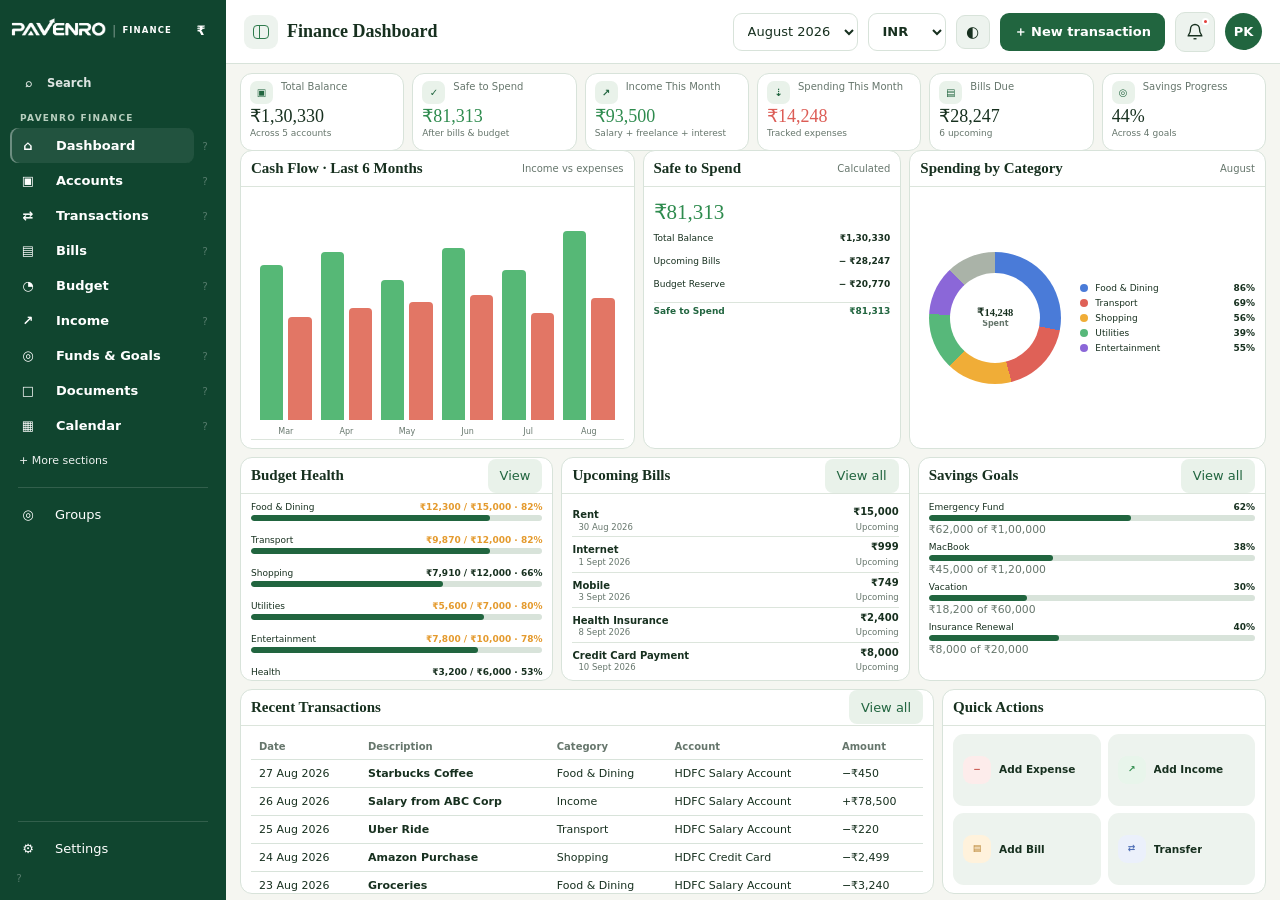
<file: finance-demo/index.html>
<!doctype html><html><head><meta charset="utf-8"><meta name="viewport" content="width=device-width,initial-scale=1"><title>PAVENRO Finance</title><style>html,body{margin:0;height:100%;background:#f5f6f1;font-family:Inter,system-ui;color:#17301f}.load{height:100%;display:grid;place-items:center}.box{text-align:center}.spinner{width:42px;height:42px;border:4px solid #dce8df;border-top-color:#28623f;border-radius:50%;margin:0 auto 16px;animation:s .8s linear infinite}@keyframes s{to{transform:rotate(360deg)}}</style></head><body><div class="load"><div class="box"><div class="spinner"></div><b>Loading PAVENRO Finance...</b><div style="margin-top:7px;color:#6d7a70;font-size:13px">Final audited finance workspace</div></div></div><script>(async()=>{try{const ps=[];for(let i=0;i<10;i++)ps.push(fetch(`data/${i}.txt?v=finance-v4`).then(r=>{if(!r.ok)throw Error('payload '+i);return r.text()}));const x=(await Promise.all(ps)).join('').trim();const b=Uint8Array.from(atob(x),c=>c.charCodeAt(0));const ds=new DecompressionStream('gzip');const html=await new Response(new Blob([b]).stream().pipeThrough(ds)).text();const patched=html.replace('</body>','<script src="patch-loader.js?v=finance-bell-contrast-r1-20260828"><\/script></body>');document.open();document.write(patched);document.close()}catch(e){document.body.innerHTML='<div style="padding:40px;font:16px system-ui"><h2>PAVENRO Finance could not load.</h2><p>Reload after GitHub Pages finishes publishing.</p><pre>'+e+'</pre></div>'}})();</script></body></html>
</file>
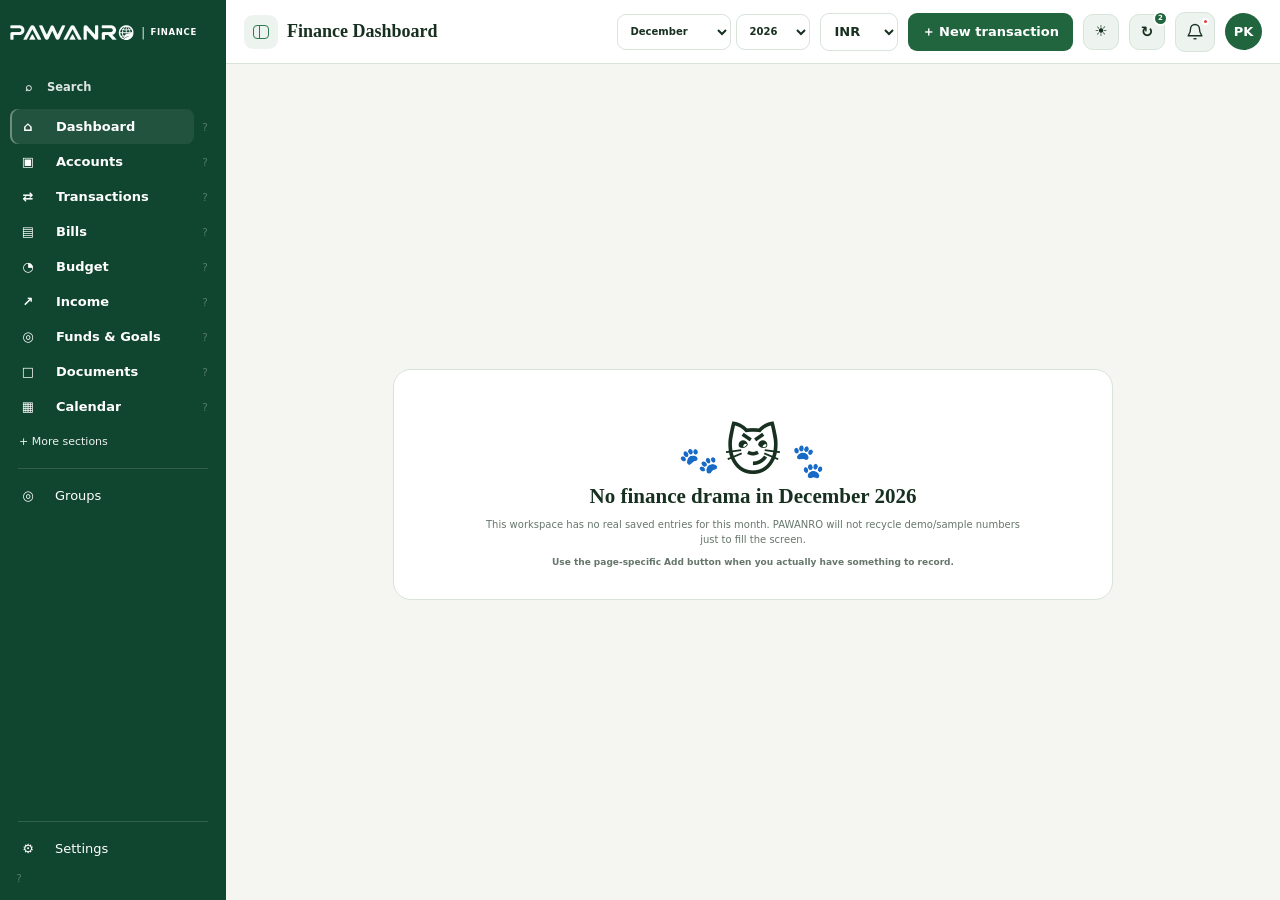
<file: finance-demo2/index.html>
<!doctype html><html><head><meta charset="utf-8"><meta name="viewport" content="width=device-width,initial-scale=1"><title>PAWANRO Finance Demo 2</title><style>html,body{margin:0;height:100%;background:#f5f6f1;font-family:Inter,system-ui;color:#17301f}.load{height:100%;display:grid;place-items:center}.box{text-align:center}.spinner{width:42px;height:42px;border:4px solid #dce8df;border-top-color:#28623f;border-radius:50%;margin:0 auto 16px;animation:s .8s linear infinite}@keyframes s{to{transform:rotate(360deg)}}</style></head><body><div class="load"><div class="box"><div class="spinner"></div><b>Loading PAWANRO Finance...</b><div style="margin-top:7px;color:#6d7a70;font-size:13px">Preparing your workspace</div></div></div><script>(async()=>{try{const ps=[];for(let i=0;i<10;i++)ps.push(fetch(`data/${i}.txt?v=finance-v4`).then(r=>{if(!r.ok)throw Error('payload '+i);return r.text()}));const x=(await Promise.all(ps)).join('').trim();const b=Uint8Array.from(atob(x),c=>c.charCodeAt(0));const ds=new DecompressionStream('gzip');const html=await new Response(new Blob([b]).stream().pipeThrough(ds)).text();const guard='<style id="pvDemo2BootMask">html.pv-demo2-booting body{opacity:0!important;pointer-events:none!important}html.pv-demo2-booting::before{content:"Loading PAWANRO Finance...\\A Preparing your workspace";white-space:pre;position:fixed;inset:0;z-index:2147483646;display:grid;place-items:center;text-align:center;background:#f5f6f1;color:#17301f;font:600 15px/1.8 Inter,system-ui;letter-spacing:.01em}html.pv-demo2-booting::after{content:"";position:fixed;left:50%;top:calc(50% - 48px);z-index:2147483647;width:36px;height:36px;margin:-18px 0 0 -18px;border:4px solid #dce8df;border-top-color:#28623f;border-radius:50%;animation:pvDemo2Spin .8s linear infinite}@keyframes pvDemo2Spin{to{transform:rotate(360deg)}}</style><script>document.documentElement.classList.add("pv-demo2-booting")</scr'+'ipt>';const loader='<script src="patch-loader-fast-r2.js?v=finance-demo2-pawanro-r14-20260829"></scr'+'ipt>';const patched=html.replace(/<head([^>]*)>/i,m=>m+guard).replace('</body>',loader+'</body>');document.open();document.write(patched);document.close()}catch(e){document.body.innerHTML='<div style="padding:40px;font:16px system-ui"><h2>PAWANRO Finance could not load.</h2><p>Your local finance data has not been changed. Please retry the page.</p><pre>'+e+'</pre></div>'}})();</script></body></html>
</file>
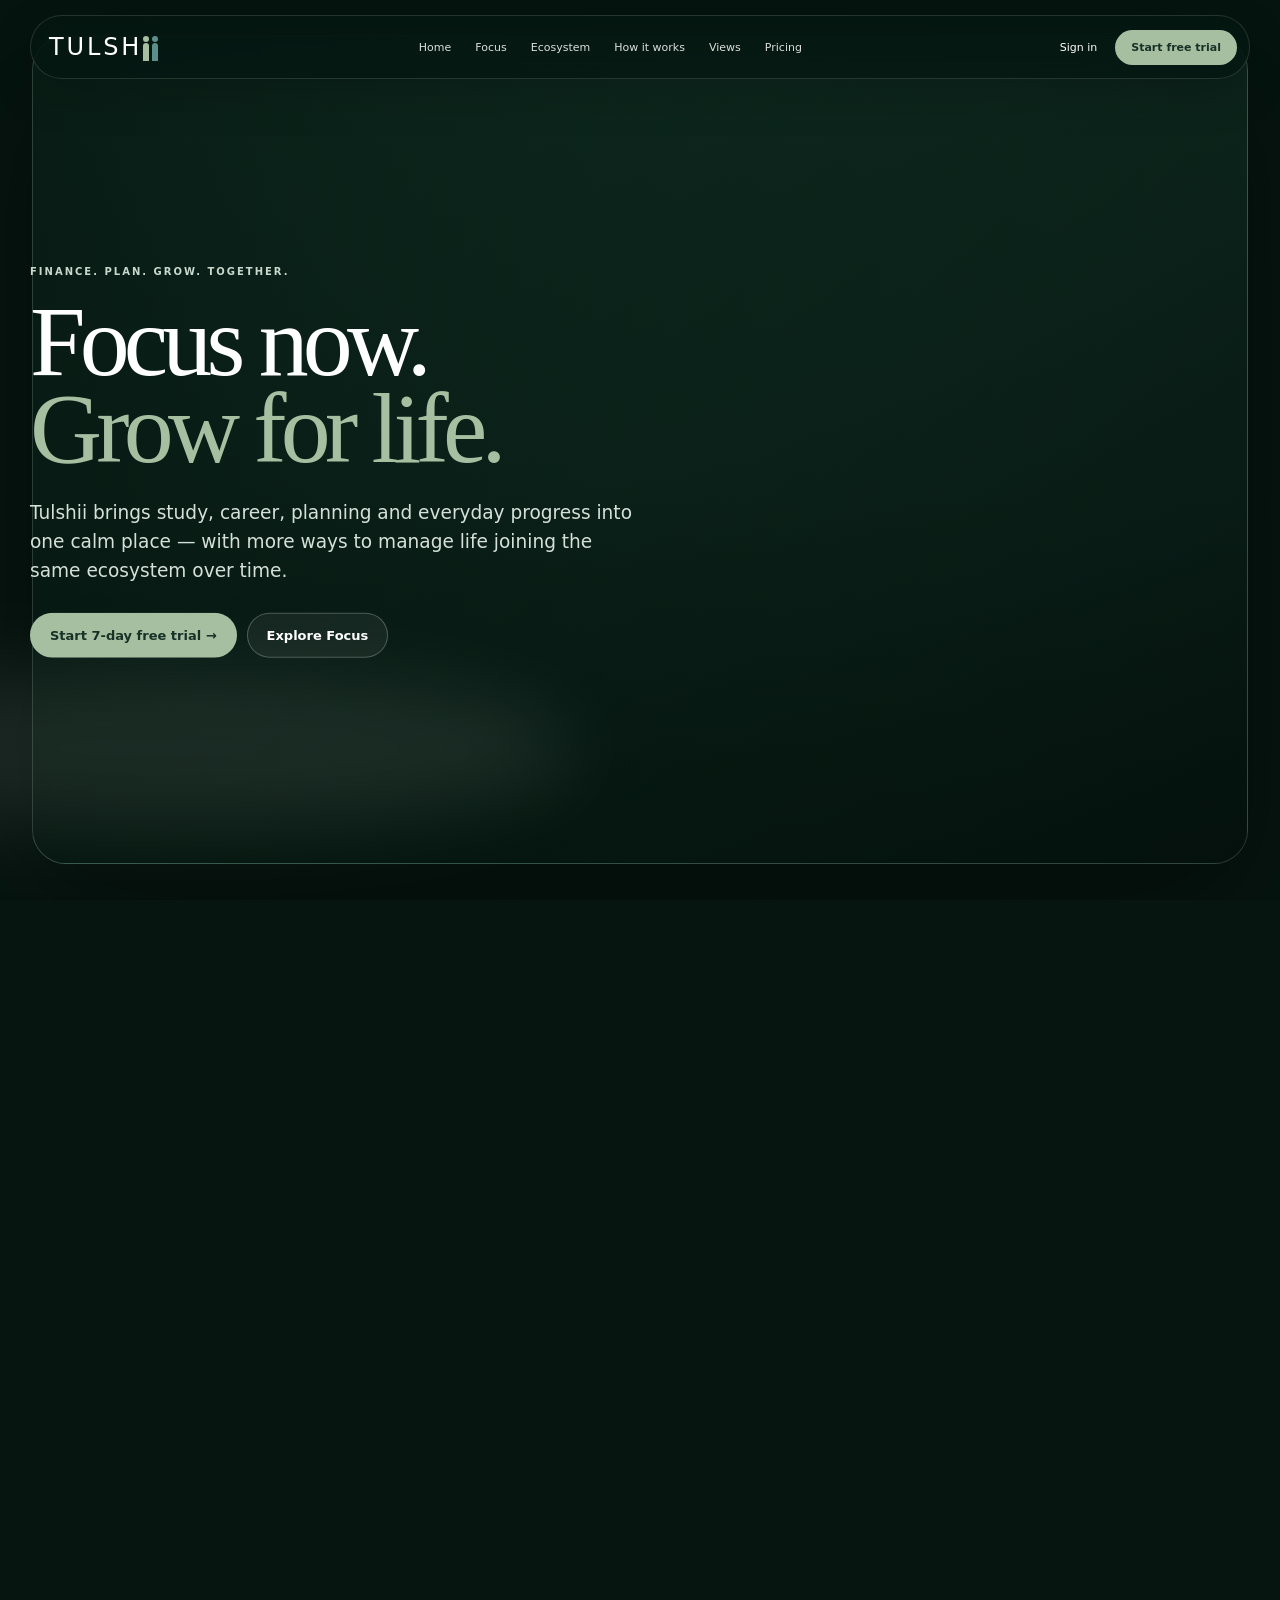
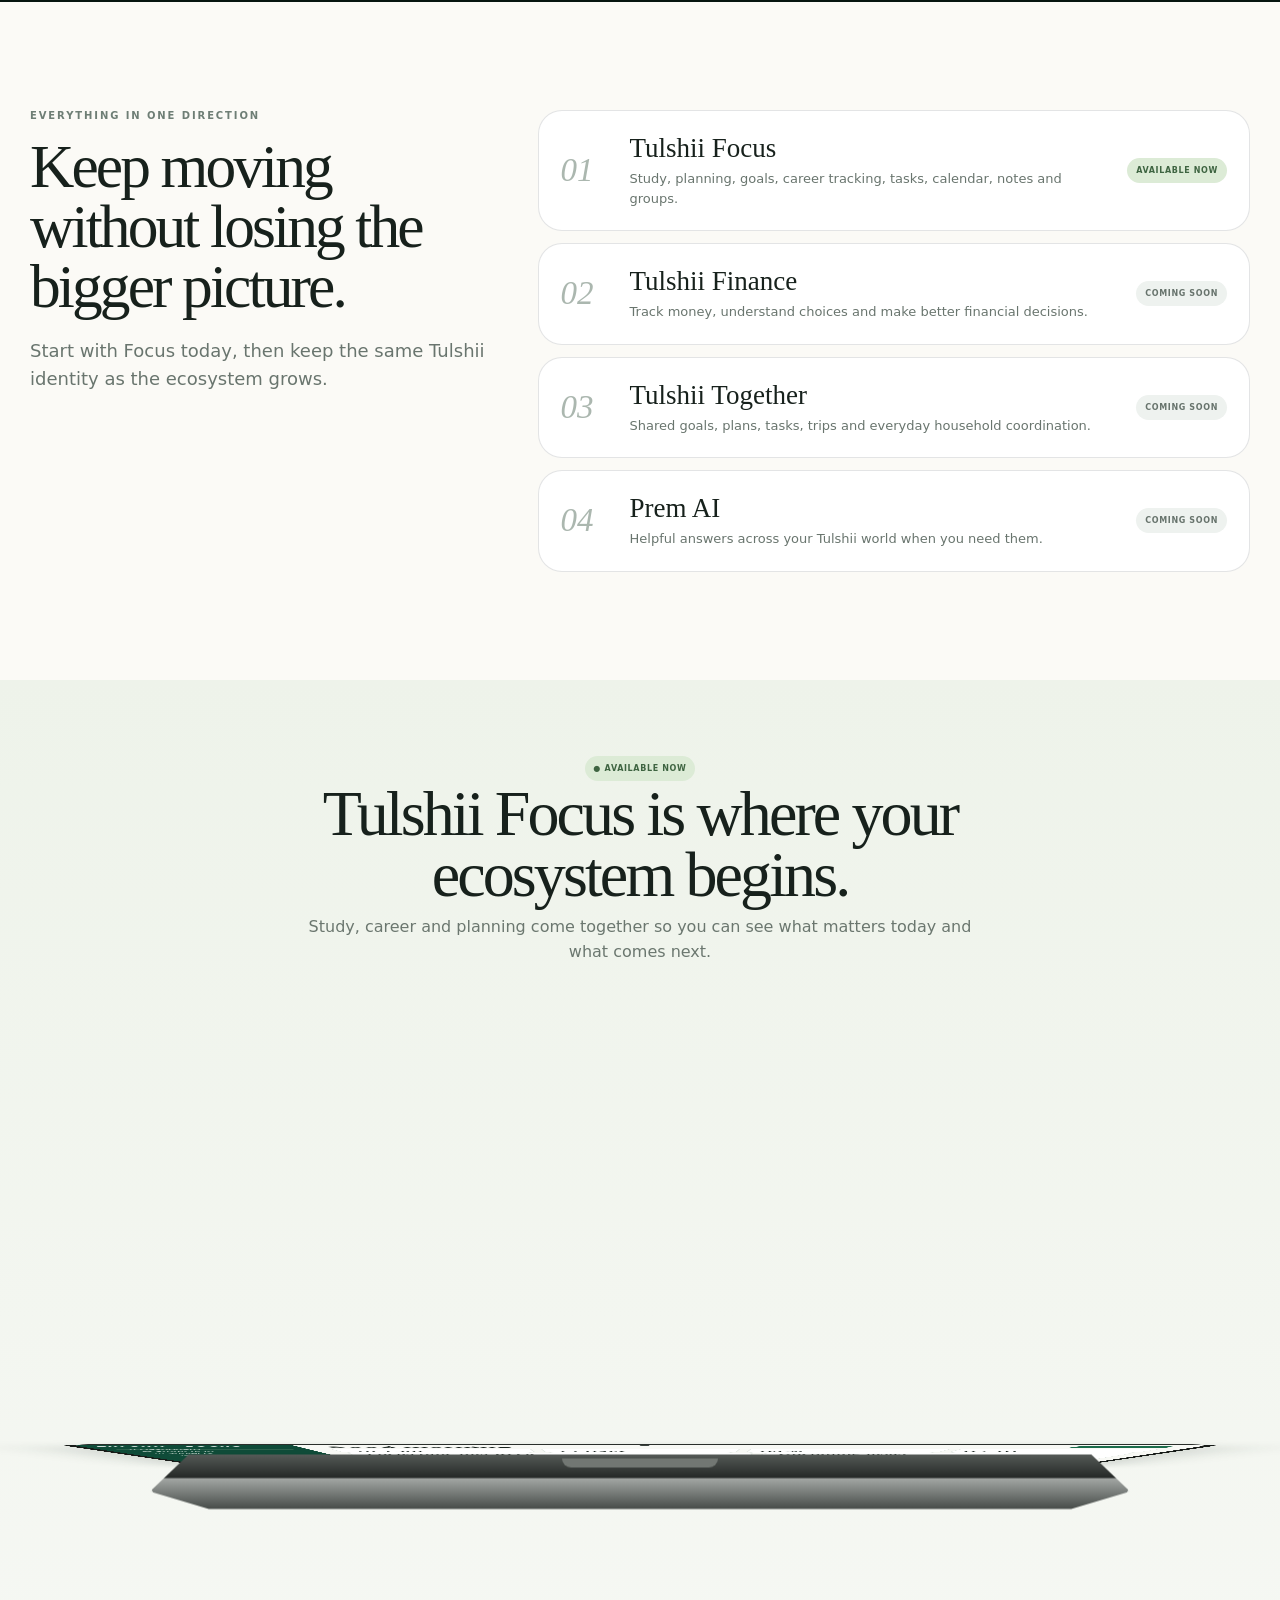
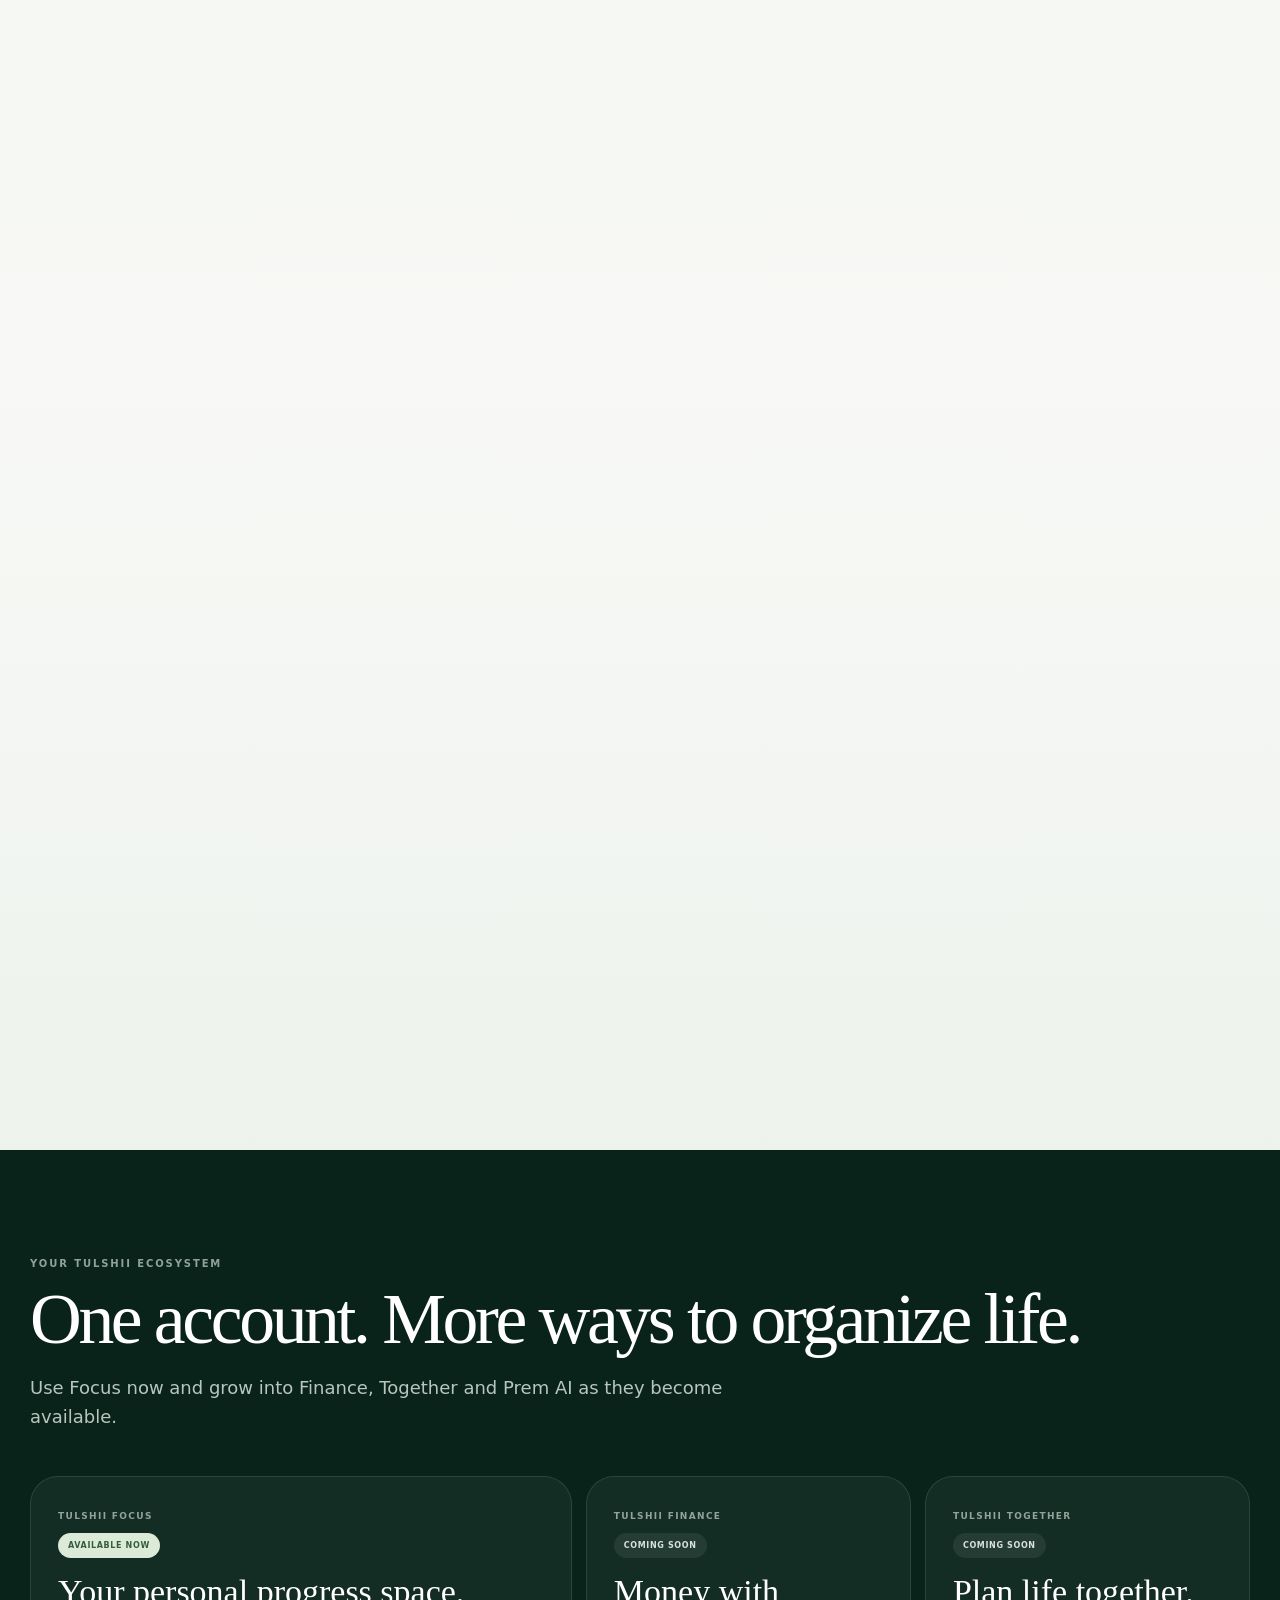
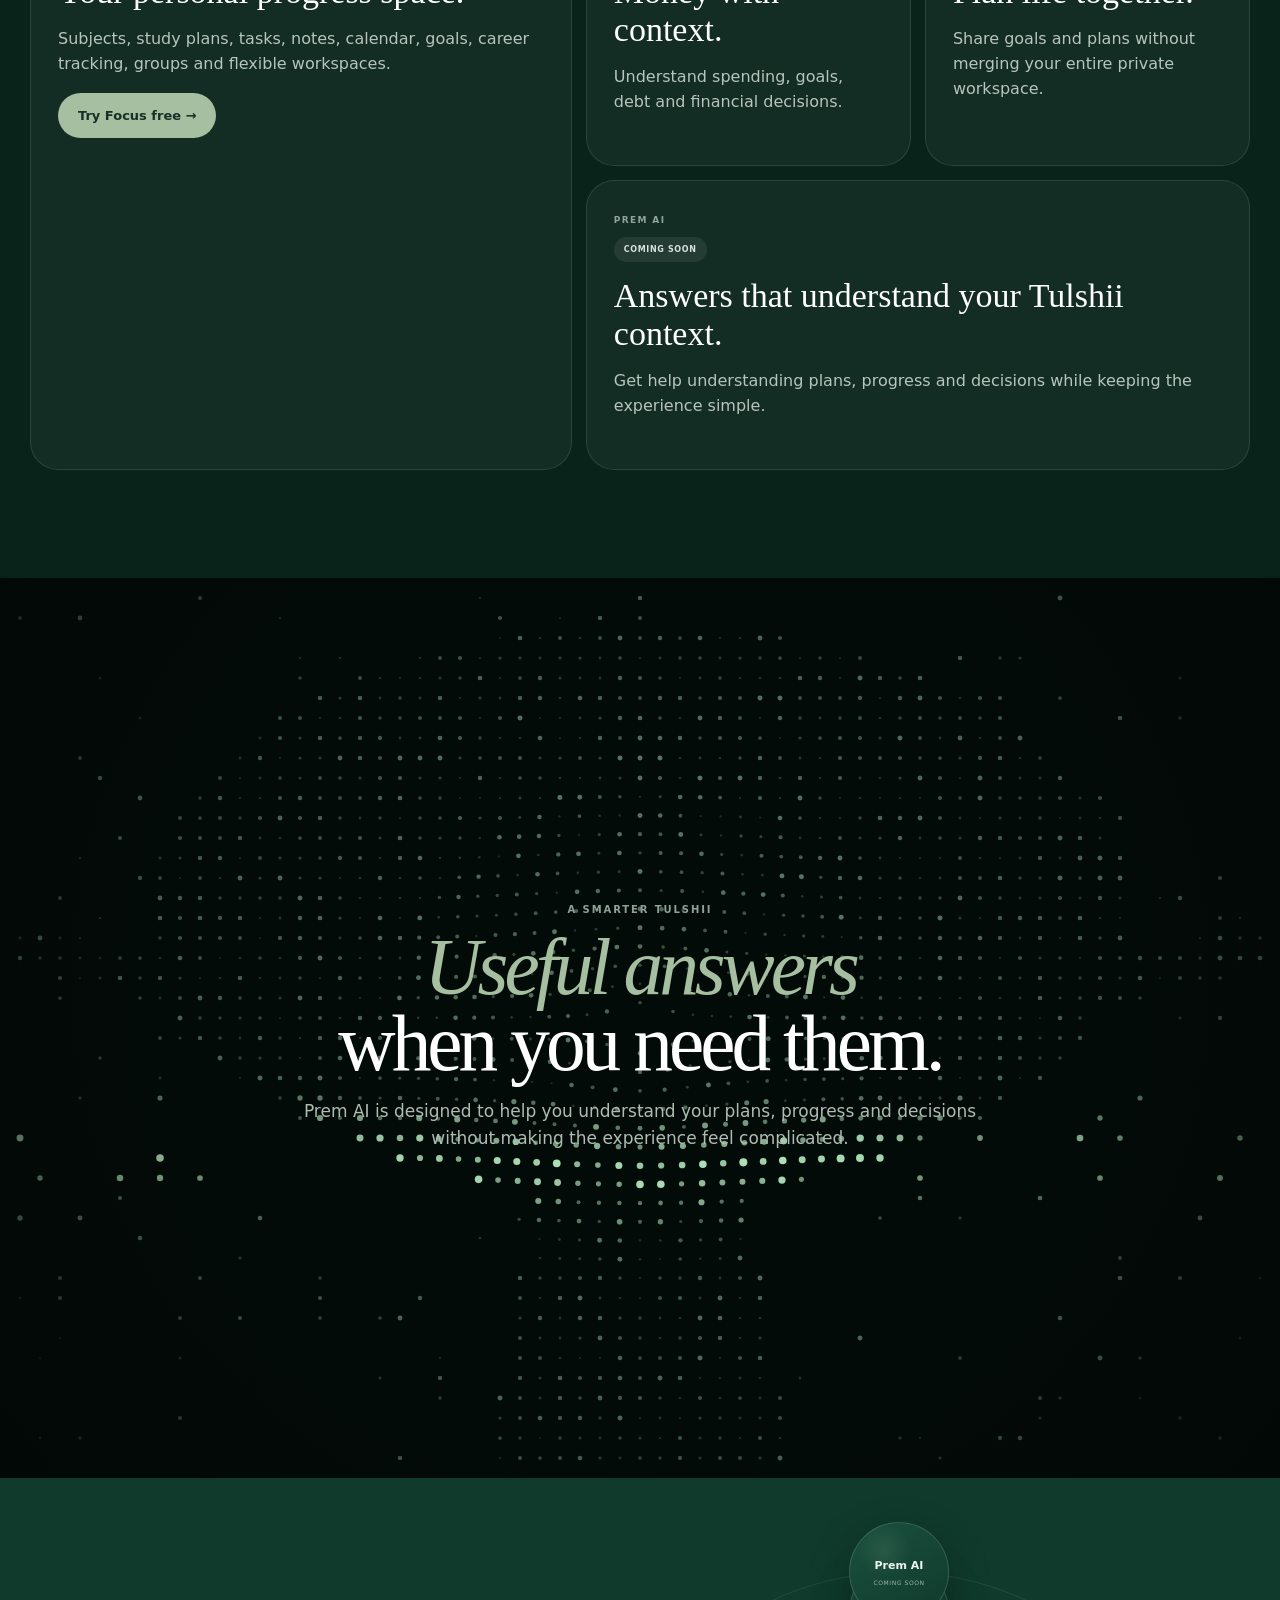
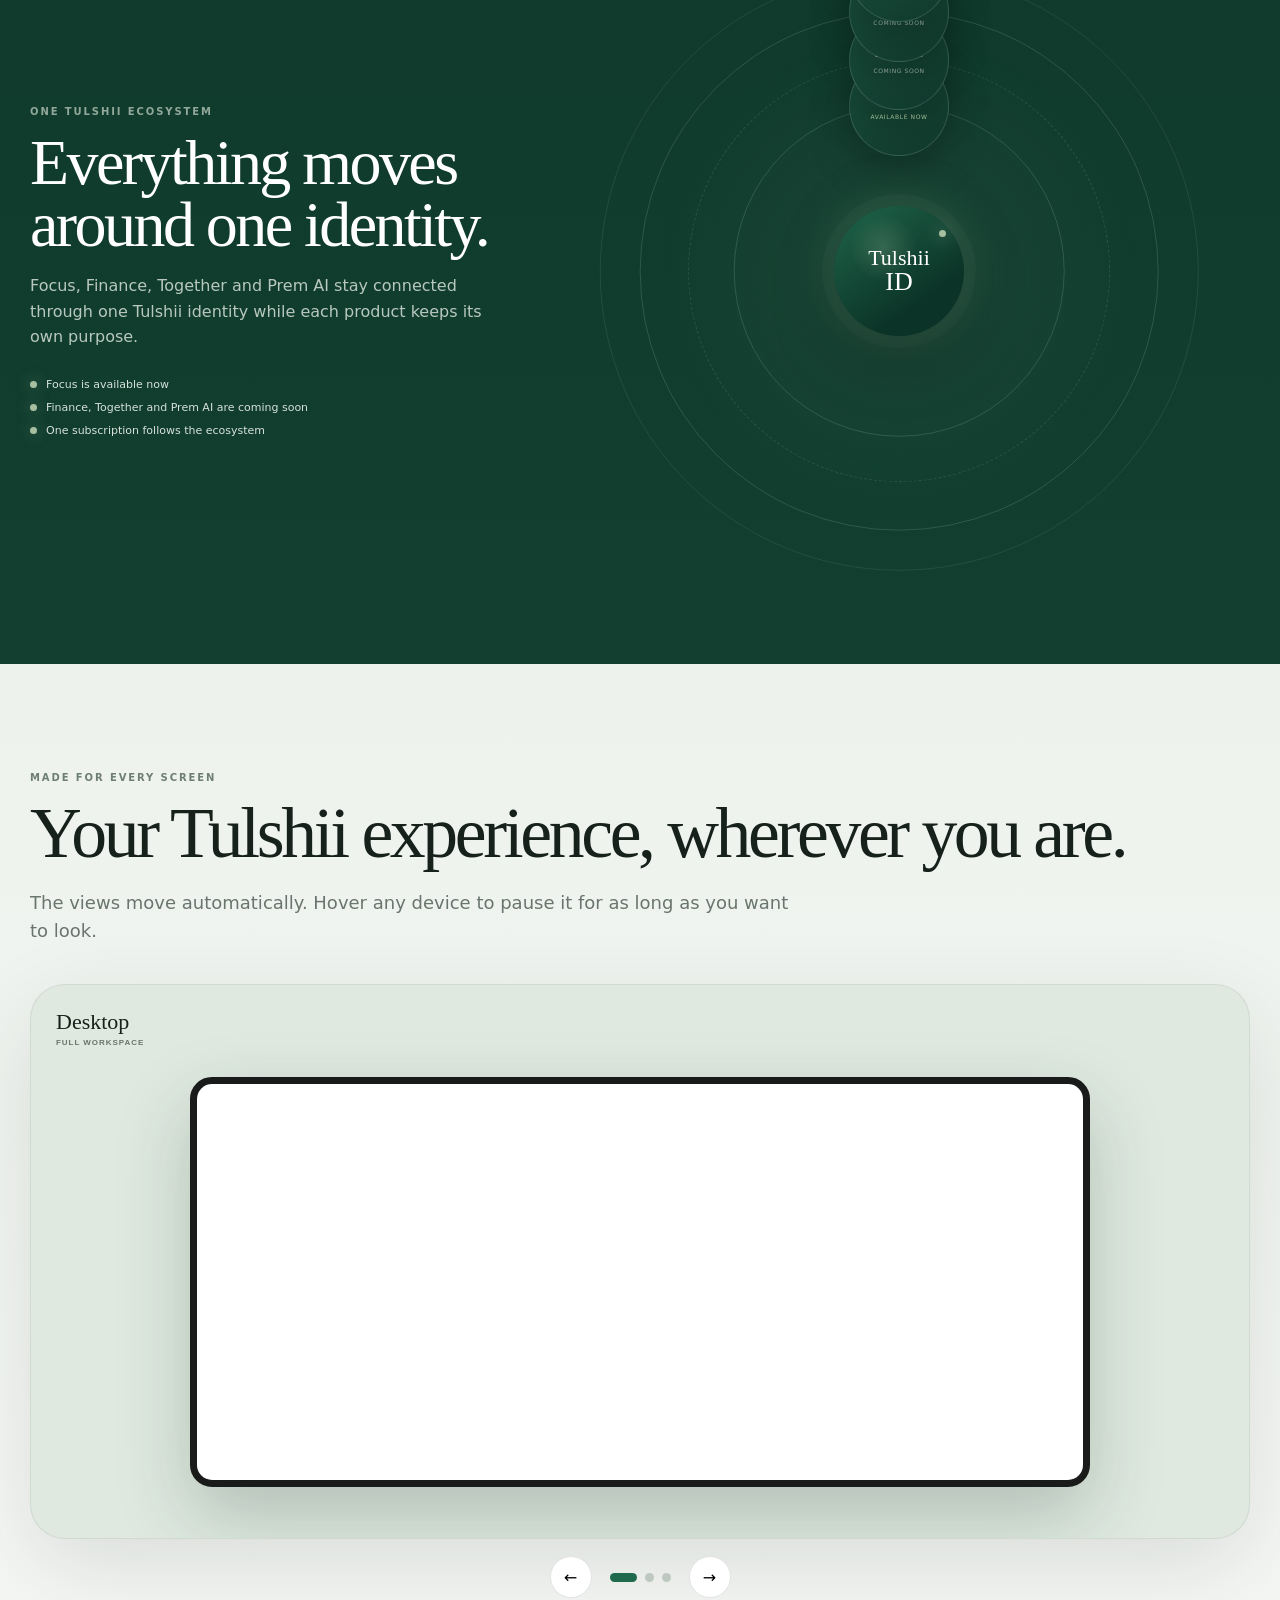
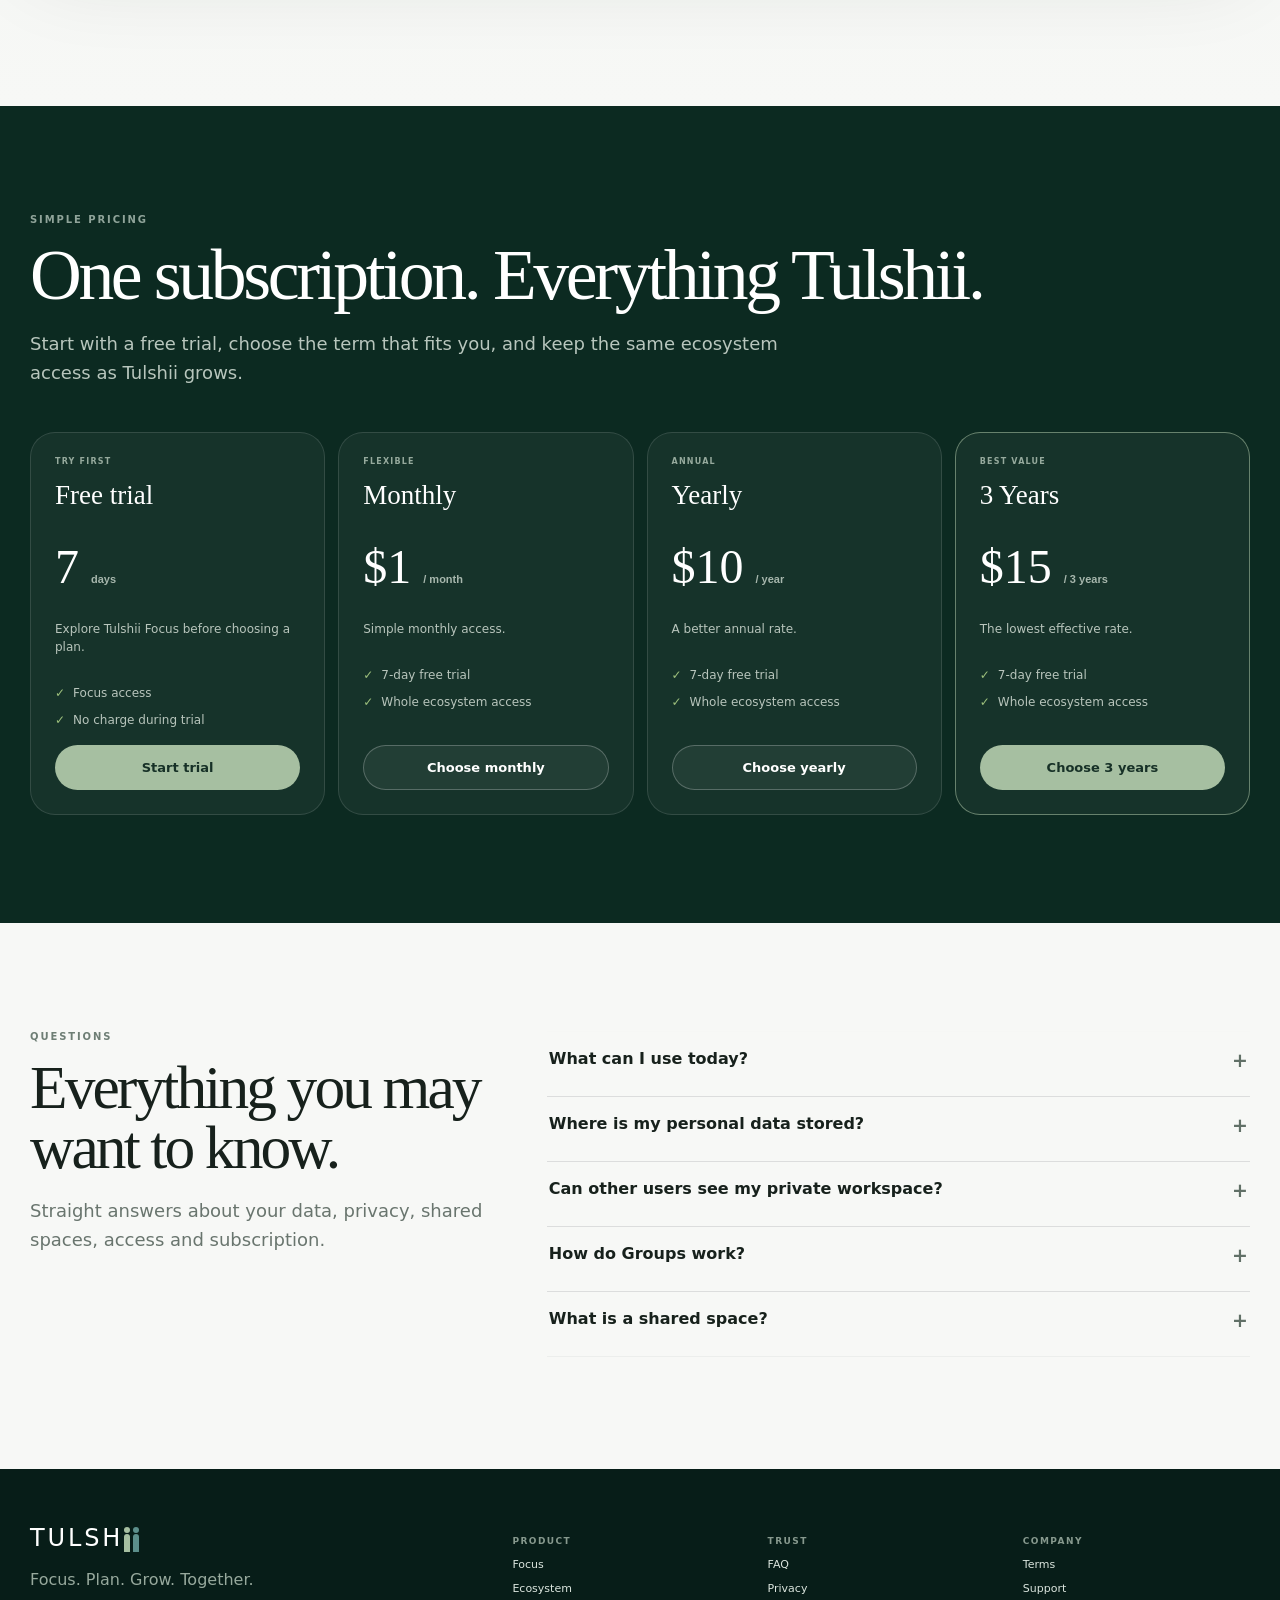
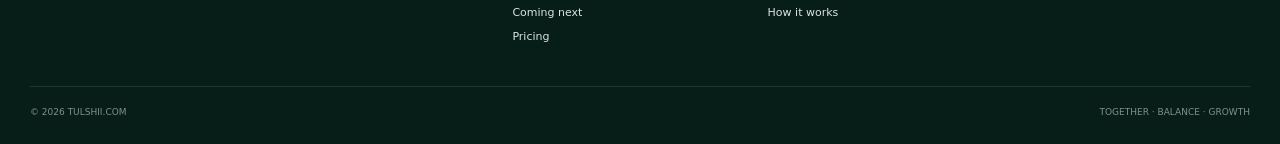
<file: tulshii/index.html>
<!doctype html>
<html lang="en">
<head>
<meta charset="utf-8">
<meta name="viewport" content="width=device-width,initial-scale=1,viewport-fit=cover">
<meta name="theme-color" content="#071813">
<meta name="description" content="Tulshii brings focus, planning and personal growth into one calm ecosystem. Start with Tulshii Focus and keep growing with every new Tulshii experience.">
<meta name="robots" content="index,follow">
<title>Tulshii.com — Focus. Plan. Grow. Together.</title>
<style>
:root{--sage:#A6BFA1;--teal:#5C8F8B;--cream:#F3E9D9;--paper:#F7F8F6;--forest:#09251c;--forest2:#103a2c;--ink:#17211c;--muted:#69756e;--line:rgba(31,35,40,.12);--gold:#c8a86d}
*{box-sizing:border-box}html{scroll-behavior:smooth;background:#061510}body{margin:0;background:var(--paper);color:var(--ink);font-family:Inter,system-ui,-apple-system,"Segoe UI",sans-serif;overflow-x:hidden}a{color:inherit;text-decoration:none}button{font:inherit;cursor:pointer}.wrap{width:min(1220px,calc(100% - 42px));margin:auto}.section{padding:108px 0}.kicker{font-size:10px;letter-spacing:.19em;text-transform:uppercase;font-weight:900;color:#6e7e75;margin-bottom:15px}.title{font:400 clamp(45px,5.6vw,80px)/.98 Georgia,serif;letter-spacing:-.047em;margin:0 0 20px}.lead{font-size:18px;line-height:1.6;color:var(--muted);max-width:760px}.btn{display:inline-flex;align-items:center;justify-content:center;padding:14px 19px;border-radius:999px;border:1px solid transparent;font-size:13px;font-weight:850;transition:.25s}.btn:hover{transform:translateY(-2px)}.btn.primary{background:var(--sage);color:#173127}.btn.glass{background:rgba(255,255,255,.055);border-color:rgba(255,255,255,.24);color:#fff}.reveal{opacity:0;transform:translateY(24px);transition:.7s}.reveal.in{opacity:1;transform:none}.progress{position:fixed;top:0;left:0;height:3px;width:0;background:linear-gradient(90deg,var(--sage),var(--teal),var(--gold));z-index:9999}
/* brand */
.brand{display:flex;align-items:center;gap:3px;min-width:122px}.brand img{height:37px;width:auto;display:none}.brand.loaded img{display:block}.brand.loaded .brand-fallback{display:none}.brand-fallback{display:flex;align-items:end;color:#fff;font-size:24px;letter-spacing:.12em}.ii{display:flex;gap:3px;margin-left:1px;align-items:flex-end}.ii i{position:relative;width:6px;height:18px;border-radius:5px 5px 1px 1px;background:var(--sage)}.ii i:before{content:"";position:absolute;width:6px;height:6px;border-radius:50%;top:-7px;background:inherit}.ii i:last-child{background:var(--teal)}
/* nav */
.navhost{position:fixed;top:15px;left:0;right:0;z-index:5000;pointer-events:none}.nav{pointer-events:auto;width:min(1220px,calc(100% - 24px));height:64px;margin:auto;padding:0 12px 0 18px;border-radius:999px;display:flex;align-items:center;justify-content:space-between;color:#fff;background:rgba(5,22,17,.74);border:1px solid rgba(255,255,255,.13);backdrop-filter:blur(24px);box-shadow:0 14px 45px rgba(0,0,0,.18);transition:.35s}.nav.compact{width:min(835px,calc(100% - 24px));height:58px}.links{display:flex;gap:2px}.links a{font-size:11px;padding:10px 11px;border-radius:999px;opacity:.86}.links a:hover,.links a.active{background:rgba(255,255,255,.08);opacity:1}.navright{display:flex;align-items:center;gap:8px}.signin{font-size:11px;padding:10px}.trial{padding:11px 16px;background:var(--sage);color:#173127;border-radius:999px;font-size:11px;font-weight:900}.menu{display:none;border:0;background:transparent;color:#fff;font-size:22px}
/* live forest hero */
.hero{height:178vh;background:#061510;color:#fff;position:relative}.hero-pin{position:sticky;top:0;height:100vh;overflow:hidden}.forest{position:absolute;left:50%;top:50%;width:95vw;height:92vh;transform:translate(-50%,-50%);border-radius:34px;overflow:hidden;box-shadow:0 45px 130px rgba(0,0,0,.42);border:1px solid rgba(255,255,255,.14);background:linear-gradient(135deg,#173d2f,#061510)}.forest video{width:100%;height:100%;object-fit:cover;filter:saturate(1.1) contrast(1.03) brightness(.73)}.forest:after{content:"";position:absolute;inset:0;background:linear-gradient(90deg,rgba(3,17,12,.72),rgba(3,17,12,.36) 48%,rgba(3,17,12,.08)),linear-gradient(180deg,transparent 55%,rgba(1,11,8,.42));pointer-events:none}.hero-copy{position:absolute;z-index:3;left:max(30px,calc((100vw - 1220px)/2));top:50%;transform:translateY(-47%);width:min(680px,52vw)}.hero-copy .eyebrow{font-size:10px;letter-spacing:.2em;text-transform:uppercase;font-weight:900;color:#c9d8cc;margin-bottom:22px}.hero h1{font:400 clamp(65px,7.8vw,116px)/.87 Georgia,serif;letter-spacing:-.058em;margin:0 0 25px}.hero h1 em{font-style:normal;color:var(--sage)}.hero-copy p{font-size:clamp(17px,1.45vw,21px);line-height:1.57;color:#d6e0da;max-width:610px}.hero-actions{display:flex;gap:10px;flex-wrap:wrap;margin-top:28px}.mist{position:absolute;z-index:2;width:65vw;height:160px;border-radius:50%;background:rgba(225,238,229,.09);filter:blur(38px);left:-20%;bottom:8%;animation:mist 15s ease-in-out infinite alternate}@keyframes mist{to{transform:translateX(30vw) scale(1.2)}}
/* ecosystem */
.offer{background:#fbfaf6}.offergrid{display:grid;grid-template-columns:.78fr 1.22fr;gap:52px}.offerintro{position:sticky;top:105px;height:max-content}.offerlist{display:grid;gap:12px}.offerrow{display:grid;grid-template-columns:52px 1fr auto;gap:17px;align-items:center;padding:22px;border:1px solid var(--line);border-radius:24px;background:#fff}.offerrow .num{font:italic 33px Georgia,serif;color:#abb7af}.offerrow h3{font:400 27px Georgia,serif;margin:0 0 5px}.offerrow p{font-size:13px;color:#69756e;margin:0;line-height:1.5}.tag{font-size:8px;padding:8px 9px;border-radius:999px;background:#eef2ef;color:#67736c;text-transform:uppercase;letter-spacing:.08em;font-weight:900}.tag.now{background:#dcebd6;color:#3e6441}
/* scroll-opening laptop */
.focus-story{height:230vh;background:linear-gradient(180deg,#eef3ea,#f8f9f6 62%,#edf2ed);position:relative}.focus-pin{position:sticky;top:0;height:100vh;overflow:hidden}.focus-head{position:absolute;top:76px;left:50%;transform:translateX(-50%);width:min(840px,88vw);text-align:center;z-index:4}.focus-head h2{font:400 clamp(42px,5vw,70px)/.96 Georgia,serif;letter-spacing:-.045em;margin:8px 0 10px}.focus-head p{margin:auto;color:#6b776f;max-width:680px;line-height:1.55}.laptop-wrap{position:absolute;left:50%;top:68%;width:min(980px,82vw);height:535px;transform:translate(-50%,-50%);perspective:1700px}.laptop-screen{position:absolute;left:5%;right:5%;bottom:94px;height:420px;transform-origin:50% 100%;transform:rotateX(-82deg);border:8px solid #171b18;border-radius:24px 24px 13px 13px;background:#171b18;box-shadow:0 40px 100px rgba(27,48,38,.26);overflow:hidden;will-change:transform}.laptop-screen:before{content:"";position:absolute;width:7px;height:7px;border-radius:50%;background:#39413d;top:4px;left:50%;z-index:3}.laptop-base{position:absolute;left:0;right:0;bottom:50px;height:55px;border-radius:8px 8px 30px 30px;background:linear-gradient(#555a57,#252927 42%,#a2a6a3 44%,#454a47 100%);clip-path:polygon(4% 0,96% 0,100% 68%,94% 100%,6% 100%,0 68%);box-shadow:0 30px 50px rgba(30,45,38,.22)}.laptop-base:after{content:"";position:absolute;left:42%;right:42%;top:4px;height:9px;border-radius:0 0 12px 12px;background:#727773}.focus-dashboard{height:100%;display:grid;grid-template-columns:168px 1fr;background:#f8f9f5}.fside{background:#0f4b38;color:#fff;padding:22px 13px}.flogo{font-weight:900;letter-spacing:.13em;font-size:10px;margin-bottom:25px}.fside span{display:block;height:31px;padding:9px 10px;margin:5px 0;border-radius:8px;font-size:9px;color:#dce7e0}.fside span:first-of-type{background:rgba(166,191,161,.2)}.fmain{padding:18px;overflow:hidden}.fgreet{display:flex;justify-content:space-between;align-items:center;margin-bottom:14px}.fgreet h3{font:400 25px Georgia,serif;margin:0}.fpill{width:80px;height:27px;border-radius:999px;background:#1c6c4b}.fstats{display:grid;grid-template-columns:repeat(4,1fr);gap:8px}.fstat{background:#fff;border:1px solid #e0e6e1;border-radius:12px;padding:10px}.fstat small{font-size:7px;color:#6c7770}.fstat b{display:block;font:400 19px Georgia,serif;margin-top:6px}.fgrid{display:grid;grid-template-columns:1.05fr .95fr;gap:8px;margin-top:8px}.fpanel{background:#fff;border:1px solid #e0e6e1;border-radius:13px;padding:12px;min-height:180px}.fpanel h4{font:400 17px Georgia,serif;margin:0 0 10px}.bars{height:105px;display:flex;gap:7px;align-items:end}.bars i{width:12%;border-radius:5px 5px 0 0;background:#58b879}.bars i:nth-child(1){height:43%}.bars i:nth-child(2){height:66%}.bars i:nth-child(3){height:55%}.bars i:nth-child(4){height:84%}.bars i:nth-child(5){height:68%}.bars i:nth-child(6){height:93%}.task{height:36px;border-bottom:1px solid #edf0ed;display:flex;justify-content:space-between;align-items:center;font-size:9px}
/* ecosystem cards */
.ecosystem{background:#09231b;color:#fff}.ecosystem .lead{color:#b8c6bd}.cards{display:grid;grid-template-columns:1.25fr .75fr .75fr;gap:14px;margin-top:45px}.card{border:1px solid rgba(255,255,255,.11);border-radius:28px;padding:27px;background:rgba(255,255,255,.045);min-height:290px;position:relative;overflow:hidden}.card.focus{grid-row:span 2}.card.ai{grid-column:2/4}.card small{font-size:9px;letter-spacing:.15em;text-transform:uppercase;color:#91a499;font-weight:900}.card h3{font:400 34px Georgia,serif;margin:15px 0 10px}.card p{color:#b8c5bc;line-height:1.55}.badge{display:inline-flex;align-items:center;padding:8px 10px;border-radius:999px;margin-top:10px;font-size:8px;text-transform:uppercase;letter-spacing:.08em;font-weight:900}.badge.now{background:#dcebd7;color:#355d3d}.badge.soon{background:rgba(255,255,255,.08);color:#d8e2dc}
/* dotted prem ai */
.intel{height:100vh;min-height:700px;background:#030b08;color:#fff;position:relative;overflow:hidden;display:grid;place-items:center}.intel canvas{position:absolute;inset:0;width:100%;height:100%}.intel:after{content:"";position:absolute;inset:0;background:radial-gradient(circle at 50% 45%,transparent 0 28%,rgba(2,8,6,.18) 60%,rgba(2,7,5,.72) 100%);pointer-events:none}.intel-copy{position:relative;z-index:2;text-align:center;width:min(860px,90vw)}.intel-copy h2{font:400 clamp(50px,6.2vw,88px)/.95 Georgia,serif;letter-spacing:-.05em;margin:0 0 17px}.intel-copy h2 em{color:var(--sage);font-style:italic}.intel-copy p{max-width:690px;margin:auto;color:#aebcb3;font-size:17px;line-height:1.6}
/* living solar-system ecosystem */
.roadmap{background:linear-gradient(180deg,#0f3a2c,#123f30);color:#fff;overflow:hidden}.road-grid{display:grid;grid-template-columns:.8fr 1.2fr;gap:50px;align-items:center}.road-copy h2{font:400 clamp(42px,5vw,68px)/.98 Georgia,serif;letter-spacing:-.04em;margin:0 0 15px}.road-copy p{color:#b8c8be;line-height:1.6}.road-note{margin-top:28px;display:grid;gap:10px}.road-note span{display:flex;align-items:center;gap:9px;font-size:11px;color:#d6e1da}.road-note i{width:7px;height:7px;border-radius:50%;background:#a6bfa1;box-shadow:0 0 14px rgba(166,191,161,.5)}
.solar-system{position:relative;width:min(570px,100%);aspect-ratio:1;margin:auto;border-radius:50%;background:radial-gradient(circle at 50% 50%,rgba(166,191,161,.10),transparent 24%),radial-gradient(circle at 50% 50%,rgba(92,143,139,.05),transparent 60%);isolation:isolate}.solar-system:before{content:"";position:absolute;inset:2%;border-radius:50%;background:radial-gradient(circle at 50% 50%,rgba(166,191,161,.05),transparent 62%);animation:systemBreathe 5.5s ease-in-out infinite alternate;pointer-events:none}@keyframes systemBreathe{to{transform:scale(1.035);opacity:.72}}.orbit-ring{position:absolute;left:50%;top:50%;width:var(--ring);height:var(--ring);transform:translate(-50%,-50%);border:1px solid rgba(205,226,212,.16);border-radius:50%;pointer-events:none}.ring1{--ring:58%}.ring2{--ring:74%;border-style:dashed;border-color:rgba(205,226,212,.13)}.ring3{--ring:91%}.ring4{--ring:105%;border-color:rgba(205,226,212,.10)}.sun-core{position:absolute;left:50%;top:50%;transform:translate(-50%,-50%);width:130px;height:130px;border-radius:50%;display:grid;place-content:center;text-align:center;background:radial-gradient(circle at 38% 32%,rgba(166,191,161,.22),transparent 28%),linear-gradient(145deg,#1f654a,#0b3327 72%);box-shadow:0 22px 65px rgba(0,0,0,.26),0 0 0 12px rgba(166,191,161,.035),0 0 60px rgba(101,158,116,.20);z-index:6;font-family:Georgia,serif}.sun-core span{font-size:22px;line-height:.95}.sun-core strong{font-size:26px;font-weight:400;line-height:1}.sun-core i{position:absolute;width:7px;height:7px;border-radius:50%;right:18px;top:24px;background:#a6bfa1;box-shadow:0 0 18px #a6bfa1;animation:corePulse 2s ease-in-out infinite}@keyframes corePulse{50%{transform:scale(1.55);opacity:.55}}.planet-track{position:absolute;left:50%;top:50%;width:var(--size);height:var(--size);margin-left:calc(var(--size)/-2);margin-top:calc(var(--size)/-2);border-radius:50%;animation:planetOrbit var(--speed) linear infinite;animation-delay:var(--delay);animation-direction:var(--dir);pointer-events:none;z-index:4;will-change:transform}@keyframes planetOrbit{to{transform:rotate(360deg)}}.planet{position:absolute;left:50%;top:0;width:100px;height:100px;transform:translate(-50%,-50%);border-radius:50%;border:1px solid rgba(220,235,224,.16);background:radial-gradient(circle at 35% 28%,rgba(166,191,161,.13),transparent 28%),linear-gradient(145deg,#1a513e,#10392c);color:#eef5f0;box-shadow:0 15px 45px rgba(0,0,0,.24);display:grid;place-content:center;text-align:center;padding:9px;pointer-events:auto;animation:planetCounter var(--speed) linear infinite;animation-delay:var(--delay);animation-direction:var(--dir);transition:.25s;will-change:transform}@keyframes planetCounter{from{transform:translate(-50%,-50%) rotate(0)}to{transform:translate(-50%,-50%) rotate(-360deg)}}.planet b{font-size:11px}.planet small{display:block;margin-top:7px;font-size:6px;letter-spacing:.1em;text-transform:uppercase;color:#9eb3a6}.planet.focus small{color:#b8d6a9}.planet:hover,.planet:focus-visible{border-color:rgba(166,191,161,.55);background:radial-gradient(circle at 35% 28%,rgba(185,212,178,.22),transparent 30%),linear-gradient(145deg,#23694e,#123e30);box-shadow:0 20px 60px rgba(0,0,0,.30),0 0 35px rgba(133,185,132,.18);outline:none}.planet-track:has(.planet:hover),.planet-track:has(.planet:focus-visible),.planet-track:has(.planet:hover) .planet,.planet-track:has(.planet:focus-visible) .planet{animation-play-state:paused}
/* device carousel */
.views{background:linear-gradient(#edf2ed,#f7f8f6)}.carousel{margin-top:38px}.viewport{height:555px;overflow:hidden;border:1px solid rgba(31,35,40,.08);border-radius:35px;background:#dfe9e0;box-shadow:0 30px 90px rgba(22,45,34,.12)}.track{display:flex;height:100%;transition:transform .75s cubic-bezier(.22,.8,.2,1)}.slide{min-width:100%;height:100%;display:flex;flex-direction:column;align-items:center;justify-content:center;padding:60px 25px 20px;position:relative}.slab{position:absolute;left:25px;top:24px;font:400 22px Georgia,serif}.slab small{display:block;font:700 8px Inter,sans-serif;text-transform:uppercase;letter-spacing:.12em;color:#68756d;margin-top:3px}.device-frame{background:#121512;border:7px solid #181b19;box-shadow:0 30px 75px rgba(25,45,35,.22);overflow:hidden;position:relative}.device-frame iframe{border:0;display:block;background:#fff;pointer-events:auto}.desktop{width:min(900px,86%);height:410px;border-radius:22px}.desktop iframe{width:1366px;height:768px;transform:scale(.65);transform-origin:0 0}.tablet{width:342px;height:455px;border-radius:32px;padding:8px}.tablet iframe{width:820px;height:1090px;transform:scale(.397);transform-origin:0 0}.mobile{width:210px;height:420px;border-radius:36px;padding:7px}.mobile iframe{width:390px;height:844px;transform:scale(.502);transform-origin:0 0}.controls{display:flex;align-items:center;justify-content:center;gap:18px;margin-top:17px}.arrow{width:42px;height:42px;border-radius:50%;border:1px solid var(--line);background:#fff}.dots{display:flex;gap:8px}.dots button{width:9px;height:9px;padding:0;border:0;border-radius:99px;background:#bcc8c0}.dots button.active{width:27px;background:#1f6a4d}
/* pricing */
.pricing{background:#0c2a21;color:#fff}.pricing .lead{color:#b8c6bd}.prices{display:grid;grid-template-columns:repeat(4,1fr);gap:13px;margin-top:44px}.pricecard{padding:24px;border-radius:25px;border:1px solid rgba(255,255,255,.12);background:rgba(255,255,255,.045);display:flex;flex-direction:column;min-height:355px}.pricecard.best{border-color:rgba(166,191,161,.57)}.pricecard small{font-size:8px;letter-spacing:.15em;text-transform:uppercase;color:#96aa9d;font-weight:900}.pricecard h3{font:400 27px Georgia,serif;margin:14px 0}.price{font:400 48px Georgia,serif;margin:14px 0}.price span{font:600 11px Inter,sans-serif;color:#a7b7ad}.pricecard p,.pricecard li{font-size:12px;color:#b8c5bc;line-height:1.5}.pricecard ul{list-style:none;padding:0;display:grid;gap:9px}.pricecard li:before{content:"✓";color:#9ec17d;margin-right:8px}.pricecard .btn{margin-top:auto}
/* FAQ */
.faq{background:#f7f8f6}.faqgrid{display:grid;grid-template-columns:.8fr 1.2fr;gap:48px}.faqlist{max-height:330px;overflow-y:auto;scrollbar-width:none;mask-image:linear-gradient(to bottom,transparent,#000 12px,#000 calc(100% - 12px),transparent)}.faqlist::-webkit-scrollbar{display:none}.faqitem{border-top:1px solid var(--line)}.faqitem:last-child{border-bottom:1px solid var(--line)}.faq-q{width:100%;min-height:64px;padding:17px 2px;border:0;background:transparent;text-align:left;display:flex;justify-content:space-between;gap:20px;color:var(--ink);font-weight:850}.faq-q .plus{font-size:19px;color:#617067;pointer-events:none;transition:.25s}.faq-a{max-height:0;overflow:hidden;color:#69756e;font-size:12px;line-height:1.62;padding:0 28px 0 2px;transition:.34s}.faqitem.open .faq-a{max-height:210px;padding-bottom:18px}.faqitem.open .plus{transform:rotate(45deg)}
footer{background:#071d18;color:#fff;padding:55px 0 27px}.footergrid{display:grid;grid-template-columns:1.2fr repeat(3,.6fr);gap:28px}.footergrid h4{font-size:9px;text-transform:uppercase;letter-spacing:.16em;color:#87998e}.footergrid a{display:block;color:#dbe5de;font-size:11px;margin:11px 0}.footergrid p{color:#97a99d;line-height:1.55}.bottom{border-top:1px solid rgba(255,255,255,.1);padding-top:20px;margin-top:32px;font-size:9px;color:#819287;display:flex;justify-content:space-between}
@media(max-width:980px){.links{display:none}.signin,.trial{display:none}.menu{display:block}.nav.compact{width:min(1220px,calc(100% - 24px))}.nav.open{height:auto;min-height:58px;align-items:flex-start;flex-wrap:wrap;padding-top:9px}.nav.open .links{display:grid;order:3;width:100%;border-top:1px solid rgba(255,255,255,.1);padding-top:8px}.hero-copy{width:min(670px,72vw)}.offergrid,.faqgrid,.road-grid{grid-template-columns:1fr}.offerintro{position:static}.cards{grid-template-columns:1fr 1fr}.card.focus,.card.ai{grid-column:1/3;grid-row:auto}.prices{grid-template-columns:1fr 1fr}.footergrid{grid-template-columns:1fr 1fr}.road-copy{text-align:center}.road-note{width:max-content;max-width:100%;margin:24px auto 0}}
@media(max-width:650px){.wrap{width:min(100% - 26px,1220px)}.section{padding:80px 0}.nav{height:56px}.brand-fallback{font-size:20px}.hero{height:150vh}.forest{width:94vw;height:89vh;border-radius:25px}.hero-copy{left:23px;right:23px;width:auto}.hero h1{font-size:clamp(54px,16vw,76px)}.hero-copy p{font-size:15px}.offerrow{grid-template-columns:45px 1fr}.offerrow .tag{display:none}.focus-story{height:190vh}.focus-head{top:66px}.focus-head h2{font-size:41px}.focus-head p{font-size:14px}.laptop-wrap{width:96vw;height:400px;top:70%}.laptop-screen{height:310px;bottom:75px;border-width:5px}.laptop-base{bottom:42px;height:44px}.focus-dashboard{grid-template-columns:1fr}.fside{display:none}.fmain{padding:12px}.fstats{grid-template-columns:1fr 1fr}.fstat:nth-child(n+3){display:none}.fgrid{grid-template-columns:1fr}.fpanel:nth-child(2){display:none}.cards{grid-template-columns:1fr}.card.focus,.card.ai{grid-column:auto}.intel-copy p{font-size:14px}.solar-system{width:min(430px,94vw)}.sun-core{width:104px;height:104px}.sun-core span{font-size:18px}.sun-core strong{font-size:21px}.planet{width:82px;height:82px;padding:7px}.planet b{font-size:9px}.planet small{font-size:5px;margin-top:5px}.viewport{height:500px}.slide{padding:58px 15px 15px}.desktop{width:100%;height:310px}.desktop iframe{transform:scale(.49)}.tablet{width:275px;height:365px}.tablet iframe{transform:scale(.318)}.mobile{width:180px;height:360px}.mobile iframe{transform:scale(.425)}.prices{grid-template-columns:1fr}.footergrid{grid-template-columns:1fr}.bottom{flex-direction:column;gap:8px}}
@media(prefers-reduced-motion:reduce){.planet-track,.planet,.solar-system:before,.sun-core i{animation:none!important}}
</style>
</head>
<body>
<div class="progress"></div>
<div class="navhost"><nav class="nav" id="nav"><a class="brand" id="brand" href="#home"><img id="brandImg" alt="Tulshii.com"><span class="brand-fallback">TULSH<span class="ii"><i></i><i></i></span></span></a><div class="links"><a href="#home">Home</a><a href="#focus">Focus</a><a href="#ecosystem">Ecosystem</a><a href="#ai">How it works</a><a href="#views">Views</a><a href="#pricing">Pricing</a></div><div class="navright"><a class="signin" href="https://pawansiddh.github.io/">Sign in</a><a class="trial" href="https://pawansiddh.github.io/?source=tulshii.com&trial=7&plan=trial">Start free trial</a><button class="menu" id="menu">☰</button></div></nav></div>
<section class="hero" id="home"><div class="hero-pin"><div class="forest" id="forest"><video autoplay muted loop playsinline preload="metadata" poster="https://images.pexels.com/videos/1448735/free-video-1448735.jpg?fit=crop&w=1920&h=1080&auto=compress"><source src="https://player.vimeo.com/external/291648067.hd.mp4?s=94998971682c6a3267e4cbd19d16a7b6c720f345&profile_id=175&oauth2_token_id=57447761" type="video/mp4"></video></div><div class="mist"></div><div class="hero-copy" id="heroCopy"><div class="eyebrow">Finance. Plan. Grow. Together.</div><h1>Focus now.<br><em>Grow for life.</em></h1><p>Tulshii brings study, career, planning and everyday progress into one calm place — with more ways to manage life joining the same ecosystem over time.</p><div class="hero-actions"><a class="btn primary" href="https://pawansiddh.github.io/?source=tulshii.com&trial=7&plan=trial">Start 7-day free trial →</a><a class="btn glass" href="#focus">Explore Focus</a></div></div></div></section>
<section class="section offer"><div class="wrap offergrid"><div class="offerintro reveal"><div class="kicker">Everything in one direction</div><h2 class="title" style="font-size:clamp(42px,4.8vw,66px)">Keep moving without losing the bigger picture.</h2><p class="lead">Start with Focus today, then keep the same Tulshii identity as the ecosystem grows.</p></div><div class="offerlist"><div class="offerrow reveal"><div class="num">01</div><div><h3>Tulshii Focus</h3><p>Study, planning, goals, career tracking, tasks, calendar, notes and groups.</p></div><span class="tag now">Available now</span></div><div class="offerrow reveal"><div class="num">02</div><div><h3>Tulshii Finance</h3><p>Track money, understand choices and make better financial decisions.</p></div><span class="tag">Coming soon</span></div><div class="offerrow reveal"><div class="num">03</div><div><h3>Tulshii Together</h3><p>Shared goals, plans, tasks, trips and everyday household coordination.</p></div><span class="tag">Coming soon</span></div><div class="offerrow reveal"><div class="num">04</div><div><h3>Prem AI</h3><p>Helpful answers across your Tulshii world when you need them.</p></div><span class="tag">Coming soon</span></div></div></div></section>
<section class="focus-story" id="focus"><div class="focus-pin"><div class="focus-head" id="focusHead"><span class="tag now">● Available now</span><h2>Tulshii Focus is where your ecosystem begins.</h2><p>Study, career and planning come together so you can see what matters today and what comes next.</p></div><div class="laptop-wrap"><div class="laptop-screen" id="laptopScreen"><div class="focus-dashboard"><aside class="fside"><div class="flogo">TULSHII · FOCUS</div><span>⌂ Dashboard</span><span>▦ Study Plan</span><span>◫ Subjects</span><span>✓ Tasks</span><span>▣ Calendar</span><span>✎ Notes</span><span>◎ Goals</span><span>▤ Job Tracker</span><span>◉ Groups</span></aside><main class="fmain"><div class="fgreet"><h3>Good morning</h3><i class="fpill"></i></div><div class="fstats"><div class="fstat"><small>Study Focus</small><b>2h 15m</b></div><div class="fstat"><small>Weekly Streak</small><b>12 days</b></div><div class="fstat"><small>Progress</small><b>64%</b></div><div class="fstat"><small>Tasks Completed</small><b>6 / 10</b></div></div><div class="fgrid"><section class="fpanel"><h4>Focus time this week</h4><div class="bars"><i></i><i></i><i></i><i></i><i></i><i></i></div></section><section class="fpanel"><h4>Upcoming tasks</h4><div class="task"><span>Data Structures Practice</span><b>2h 30m</b></div><div class="task"><span>DBMS Revision</span><b>1h 30m</b></div><div class="task"><span>Mock Test</span><b>Friday</b></div><div class="task"><span>System Design Basics</span><b>45m</b></div></section></div></main></div></div><div class="laptop-base"></div></div></div></section>
<section class="section ecosystem" id="ecosystem"><div class="wrap"><div class="reveal"><div class="kicker" style="color:#8fa298">Your Tulshii ecosystem</div><h2 class="title">One account. More ways to organize life.</h2><p class="lead">Use Focus now and grow into Finance, Together and Prem AI as they become available.</p></div><div class="cards"><article class="card focus reveal"><small>Tulshii Focus</small><br><span class="badge now">Available now</span><h3>Your personal progress space.</h3><p>Subjects, study plans, tasks, notes, calendar, goals, career tracking, groups and flexible workspaces.</p><a class="btn primary" href="https://pawansiddh.github.io/?source=tulshii.com&trial=7&plan=trial">Try Focus free →</a></article><article class="card reveal"><small>Tulshii Finance</small><br><span class="badge soon">Coming soon</span><h3>Money with context.</h3><p>Understand spending, goals, debt and financial decisions.</p></article><article class="card reveal"><small>Tulshii Together</small><br><span class="badge soon">Coming soon</span><h3>Plan life together.</h3><p>Share goals and plans without merging your entire private workspace.</p></article><article class="card ai reveal"><small>Prem AI</small><br><span class="badge soon">Coming soon</span><h3>Answers that understand your Tulshii context.</h3><p>Get help understanding plans, progress and decisions while keeping the experience simple.</p></article></div></div></section>
<section class="intel" id="ai"><canvas id="dots"></canvas><div class="intel-copy reveal"><div class="kicker" style="color:#8ea197">A smarter Tulshii</div><h2><em>Useful answers</em><br>when you need them.</h2><p>Prem AI is designed to help you understand your plans, progress and decisions without making the experience feel complicated.</p></div></section>
<section class="section roadmap" id="roadmap"><div class="wrap road-grid"><div class="road-copy reveal"><div class="kicker" style="color:#91a89a">One Tulshii ecosystem</div><h2>Everything moves around one identity.</h2><p>Focus, Finance, Together and Prem AI stay connected through one Tulshii identity while each product keeps its own purpose.</p><div class="road-note"><span><i></i>Focus is available now</span><span><i></i>Finance, Together and Prem AI are coming soon</span><span><i></i>One subscription follows the ecosystem</span></div></div><div class="solar-system reveal" aria-label="Tulshii ecosystem solar system"><div class="orbit-ring ring1"></div><div class="orbit-ring ring2"></div><div class="orbit-ring ring3"></div><div class="orbit-ring ring4"></div><div class="sun-core"><span>Tulshii</span><strong>ID</strong><i></i></div><div class="planet-track" style="--size:58%;--speed:18s;--delay:-4s;--dir:normal"><button class="planet focus" aria-label="Tulshii Focus, available now"><b>Focus</b><small>Available now</small></button></div><div class="planet-track" style="--size:74%;--speed:26s;--delay:-11s;--dir:reverse"><button class="planet" aria-label="Tulshii Finance, coming soon"><b>Finance</b><small>Coming soon</small></button></div><div class="planet-track" style="--size:91%;--speed:34s;--delay:-18s;--dir:normal"><button class="planet" aria-label="Tulshii Together, coming soon"><b>Together</b><small>Coming soon</small></button></div><div class="planet-track" style="--size:105%;--speed:42s;--delay:-27s;--dir:reverse"><button class="planet" aria-label="Prem AI, coming soon"><b>Prem AI</b><small>Coming soon</small></button></div></div></div></section>
<section class="section views" id="views"><div class="wrap"><div class="reveal"><div class="kicker">Made for every screen</div><h2 class="title">Your Tulshii experience, wherever you are.</h2><p class="lead">The views move automatically. Hover any device to pause it for as long as you want to look.</p></div><div class="carousel reveal" id="carousel"><div class="viewport"><div class="track" id="track"><article class="slide"><div class="slab">Desktop<small>Full workspace</small></div><div class="device-frame desktop"><iframe title="Tulshii Finance desktop" src="https://pawansiddh.github.io/finance-demo2/"></iframe></div></article><article class="slide"><div class="slab">Tablet<small>Touch-first workspace</small></div><div class="device-frame tablet"><iframe title="Tulshii Finance tablet" src="https://pawansiddh.github.io/finance-demo2/"></iframe></div></article><article class="slide"><div class="slab">Mobile<small>Everyday quick access</small></div><div class="device-frame mobile"><iframe title="Tulshii Finance mobile" src="https://pawansiddh.github.io/finance-demo2/"></iframe></div></article></div></div><div class="controls"><button class="arrow" id="prev">←</button><div class="dots" id="viewDots"><button class="active" data-i="0"></button><button data-i="1"></button><button data-i="2"></button></div><button class="arrow" id="next">→</button></div></div></div></section>
<section class="section pricing" id="pricing"><div class="wrap"><div class="reveal"><div class="kicker" style="color:#90a49a">Simple pricing</div><h2 class="title">One subscription. Everything Tulshii.</h2><p class="lead">Start with a free trial, choose the term that fits you, and keep the same ecosystem access as Tulshii grows.</p></div><div class="prices"><article class="pricecard reveal"><small>Try first</small><h3>Free trial</h3><div class="price">7 <span>days</span></div><p>Explore Tulshii Focus before choosing a plan.</p><ul><li>Focus access</li><li>No charge during trial</li></ul><a class="btn primary" href="https://pawansiddh.github.io/?source=tulshii.com&trial=7&plan=trial">Start trial</a></article><article class="pricecard reveal"><small>Flexible</small><h3>Monthly</h3><div class="price">$1 <span>/ month</span></div><p>Simple monthly access.</p><ul><li>7-day free trial</li><li>Whole ecosystem access</li></ul><a class="btn glass" href="https://pawansiddh.github.io/?source=tulshii.com&trial=7&plan=monthly">Choose monthly</a></article><article class="pricecard reveal"><small>Annual</small><h3>Yearly</h3><div class="price">$10 <span>/ year</span></div><p>A better annual rate.</p><ul><li>7-day free trial</li><li>Whole ecosystem access</li></ul><a class="btn glass" href="https://pawansiddh.github.io/?source=tulshii.com&trial=7&plan=yearly">Choose yearly</a></article><article class="pricecard best reveal"><small>Best value</small><h3>3 Years</h3><div class="price">$15 <span>/ 3 years</span></div><p>The lowest effective rate.</p><ul><li>7-day free trial</li><li>Whole ecosystem access</li></ul><a class="btn primary" href="https://pawansiddh.github.io/?source=tulshii.com&trial=7&plan=three">Choose 3 years</a></article></div></div></section>
<section class="section faq" id="faq"><div class="wrap faqgrid"><div class="reveal"><div class="kicker">Questions</div><h2 class="title" style="font-size:clamp(42px,4.8vw,66px)">Everything you may want to know.</h2><p class="lead">Straight answers about your data, privacy, shared spaces, access and subscription.</p></div><div class="faqlist reveal" id="faqList"><div class="faqitem"><button type="button" class="faq-q"><span>What can I use today?</span><span class="plus">+</span></button><div class="faq-a">Tulshii Focus is available first, bringing study, planning, career tracking, tasks, notes, calendar, goals and group features into one workspace.</div></div><div class="faqitem"><button type="button" class="faq-q"><span>Where is my personal data stored?</span><span class="plus">+</span></button><div class="faq-a">Tulshii is designed to keep personal workspace data on your device or under your control wherever practical. Features that need syncing or collaboration use only the data required for that feature.</div></div><div class="faqitem"><button type="button" class="faq-q"><span>Can other users see my private workspace?</span><span class="plus">+</span></button><div class="faq-a">No. Your personal workspace remains separate from shared spaces. Joining a group does not automatically expose your private subjects, tasks, notes or other personal information.</div></div><div class="faqitem"><button type="button" class="faq-q"><span>How do Groups work?</span><span class="plus">+</span></button><div class="faq-a">Groups are shared spaces for people who choose to work together. Members collaborate through the information and features made available inside the group without merging their entire personal workspaces.</div></div><div class="faqitem"><button type="button" class="faq-q"><span>What is a shared space?</span><span class="plus">+</span></button><div class="faq-a">A shared space is an area created for collaboration. It can contain shared tasks, messages, plans or other group information while your personal Tulshii data stays separate.</div></div><div class="faqitem"><button type="button" class="faq-q"><span>How is privacy handled in shared spaces?</span><span class="plus">+</span></button><div class="faq-a">Only information intentionally placed in the shared experience is meant to be visible to its members. Private workspace information remains outside that shared space unless you choose to share it.</div></div><div class="faqitem"><button type="button" class="faq-q"><span>Can I leave a group without losing personal data?</span><span class="plus">+</span></button><div class="faq-a">Yes. Your personal workspace is separate from group membership, so leaving a group does not delete your own Tulshii workspace.</div></div><div class="faqitem"><button type="button" class="faq-q"><span>Does Tulshii work on desktop, tablet and mobile?</span><span class="plus">+</span></button><div class="faq-a">Yes. Tulshii adapts layout and information density for different devices rather than simply shrinking the desktop screen.</div></div><div class="faqitem"><button type="button" class="faq-q"><span>Does one subscription cover the ecosystem?</span><span class="plus">+</span></button><div class="faq-a">Yes. You start with Focus and the Tulshii subscription is designed to stay with you as more Tulshii experiences become available.</div></div><div class="faqitem"><button type="button" class="faq-q"><span>What is the pricing?</span><span class="plus">+</span></button><div class="faq-a">Start with a 7-day free trial. Paid plans are $1 per month, $10 per year, or $15 for 3 years.</div></div><div class="faqitem"><button type="button" class="faq-q"><span>How will Prem AI use my information?</span><span class="plus">+</span></button><div class="faq-a">Prem AI is designed around the minimum context needed to help answer your question, rather than making the AI experience the permanent home for your Tulshii history.</div></div></div></div></section>
<footer><div class="wrap footergrid"><div><div class="brand"><span class="brand-fallback">TULSH<span class="ii"><i></i><i></i></span></span></div><p>Focus. Plan. Grow. Together.</p></div><div><h4>Product</h4><a href="#focus">Focus</a><a href="#ecosystem">Ecosystem</a><a href="#roadmap">Coming next</a><a href="#pricing">Pricing</a></div><div><h4>Trust</h4><a href="#faq">FAQ</a><a href="privacy.html">Privacy</a><a href="#ai">How it works</a></div><div><h4>Company</h4><a href="terms.html">Terms</a><a href="mailto:support@tulshii.com">Support</a></div></div><div class="wrap bottom"><span>© 2026 TULSHII.COM</span><span>TOGETHER · BALANCE · GROWTH</span></div></footer>
<script>
const nav=document.getElementById('nav');const menu=document.getElementById('menu');const progress=document.querySelector('.progress');
addEventListener('scroll',()=>{const h=document.documentElement.scrollHeight-innerHeight;progress.style.width=(scrollY/Math.max(1,h)*100)+'%';nav.classList.toggle('compact',scrollY>130)},{passive:true});menu.onclick=()=>nav.classList.toggle('open');
const io=new IntersectionObserver(es=>es.forEach(e=>{if(e.isIntersecting)e.target.classList.add('in')}),{threshold:.1});document.querySelectorAll('.reveal').forEach(e=>io.observe(e));
/* exact wordmark from current Tulshii Finance brand chunks */
(async()=>{try{const urls=[0,1,2,3].map(i=>`https://raw.githubusercontent.com/pawansiddh/Tulshii-Finance/main/brand-b64/word-${i}.txt`);const parts=await Promise.all(urls.map(u=>fetch(u).then(r=>r.text())));const img=document.getElementById('brandImg');img.src='data:image/webp;base64,'+parts.join('').trim();document.getElementById('brand').classList.add('loaded')}catch(e){}})();
/* hero media expansion */
const hero=document.querySelector('.hero'),forest=document.getElementById('forest'),heroCopy=document.getElementById('heroCopy');function heroScroll(){const r=hero.getBoundingClientRect(),total=hero.offsetHeight-innerHeight,p=Math.min(1,Math.max(0,-r.top/Math.max(1,total))),e=1-Math.pow(1-p,3);const sw=innerWidth<650?94:95,sh=innerWidth<650?89:92;forest.style.width=(sw+(100-sw)*e)+'vw';forest.style.height=(sh+(100-sh)*e)+'vh';forest.style.borderRadius=(34*(1-e))+'px';heroCopy.style.opacity=Math.max(.03,1-p*1.35);heroCopy.style.transform=`translateY(${-47-p*15}%) scale(${1-p*.05})`}addEventListener('scroll',heroScroll,{passive:true});heroScroll();
/* laptop opening on scroll */
const fstory=document.querySelector('.focus-story'),screen=document.getElementById('laptopScreen'),fhead=document.getElementById('focusHead');function focusScroll(){const r=fstory.getBoundingClientRect(),total=fstory.offsetHeight-innerHeight,p=Math.min(1,Math.max(0,-r.top/Math.max(1,total)));const open=Math.min(1,Math.max(0,(p-.08)/.58));screen.style.transform=`rotateX(${-82+82*open}deg)`;const hf=Math.min(1,Math.max(0,(p-.48)/.22));fhead.style.opacity=1-hf;fhead.style.transform=`translateX(-50%) translateY(${-24*hf}px)`}addEventListener('scroll',focusScroll,{passive:true});focusScroll();
/* dotted Prem AI field */
const cv=document.getElementById('dots'),ctx=cv.getContext('2d');let W,H,dpr,pts=[],mouse={x:.5,y:.5};function size(){dpr=Math.min(2,devicePixelRatio||1);W=cv.clientWidth;H=cv.clientHeight;cv.width=W*dpr;cv.height=H*dpr;ctx.setTransform(dpr,0,0,dpr,0,0);pts=[];const gap=innerWidth<650?24:20;for(let y=gap;y<H;y+=gap)for(let x=gap;x<W;x+=gap){const nx=x/W,ny=y/H,canopy=((nx-.5)**2/.15+(ny-.37)**2/.1)<1,trunk=Math.abs(nx-.5)<(.01+ny*.11),branch=Math.abs(ny-(.59-Math.abs(nx-.5)*.38))<.028&&ny<.63;if(canopy||trunk||branch||Math.random()<.08)pts.push({x,y,z:Math.random()})}}addEventListener('resize',size);size();cv.parentElement.addEventListener('pointermove',e=>{const r=cv.getBoundingClientRect();mouse.x=(e.clientX-r.left)/r.width;mouse.y=(e.clientY-r.top)/r.height});let t0=performance.now();function draw(now){const t=(now-t0)/1000;ctx.clearRect(0,0,W,H);const scan=(Math.sin(t*.72)*.5+.5)*H;for(const p of pts){const dx=p.x-mouse.x*W,dy=p.y-mouse.y*H,d=Math.hypot(dx,dy),f=Math.max(0,1-d/250),near=Math.max(0,1-Math.abs(p.y-scan)/70),ox=(dx/(d||1))*f*16,oy=(dy/(d||1))*f*16;ctx.beginPath();ctx.fillStyle=`rgba(${145+near*30},${190+near*35},${161+near*22},${.18+p.z*.42+near*.6})`;ctx.arc(p.x+ox,p.y+oy,1.1+p.z*1.4+near*1.8,0,Math.PI*2);ctx.fill()}requestAnimationFrame(draw)}requestAnimationFrame(draw);
/* device carousel: auto + pause only while pointer is over a device */
const track=document.getElementById('track'),carousel=document.getElementById('carousel'),viewDots=[...document.querySelectorAll('#viewDots button')],frames=[...document.querySelectorAll('.device-frame')];let index=0,timer=null,paused=false;function stop(){clearInterval(timer);timer=null}function show(i,restart=true){index=(i+3)%3;track.style.transform=`translateX(-${index*100}%)`;viewDots.forEach((d,n)=>d.classList.toggle('active',n===index));if(restart)start()}function start(){stop();if(paused||matchMedia('(prefers-reduced-motion:reduce)').matches)return;timer=setInterval(()=>show(index+1,false),4800)}document.getElementById('prev').onclick=()=>show(index-1);document.getElementById('next').onclick=()=>show(index+1);viewDots.forEach(d=>d.onclick=()=>show(+d.dataset.i));frames.forEach(f=>{f.addEventListener('mouseenter',()=>{paused=true;stop()});f.addEventListener('mouseleave',()=>{paused=false;start()})});start();
/* FAQ */
document.getElementById('faqList').addEventListener('click',e=>{const q=e.target.closest('.faq-q');if(!q)return;const item=q.closest('.faqitem'),open=!item.classList.contains('open');document.querySelectorAll('.faqitem.open').forEach(x=>x.classList.remove('open'));if(open)item.classList.add('open')});
</script>
</body></html>
</file>
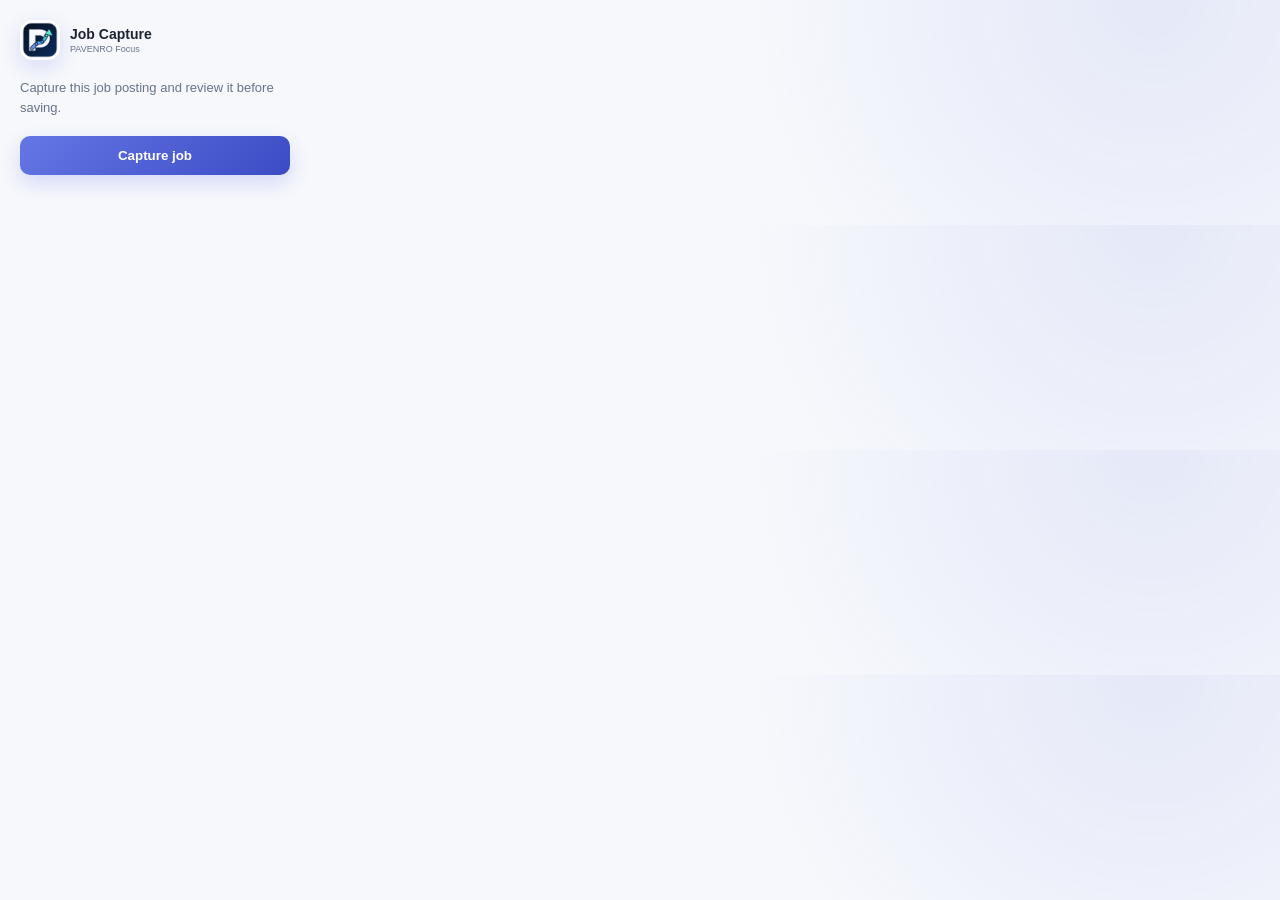
<file: extension/popup.html>
<!doctype html><html><head><meta charset="utf-8"><link rel="stylesheet" href="popup.css"></head><body><div class="brand"><span><img src="icons/icon-48.png" alt="PAVENRO"></span><div><strong>Job Capture</strong><small>PAVENRO Focus</small></div></div><p>Capture this job posting and review it before saving.</p><button id="capture">Capture job</button><div id="status"></div><script src="popup.js"></script></body></html>
</file>
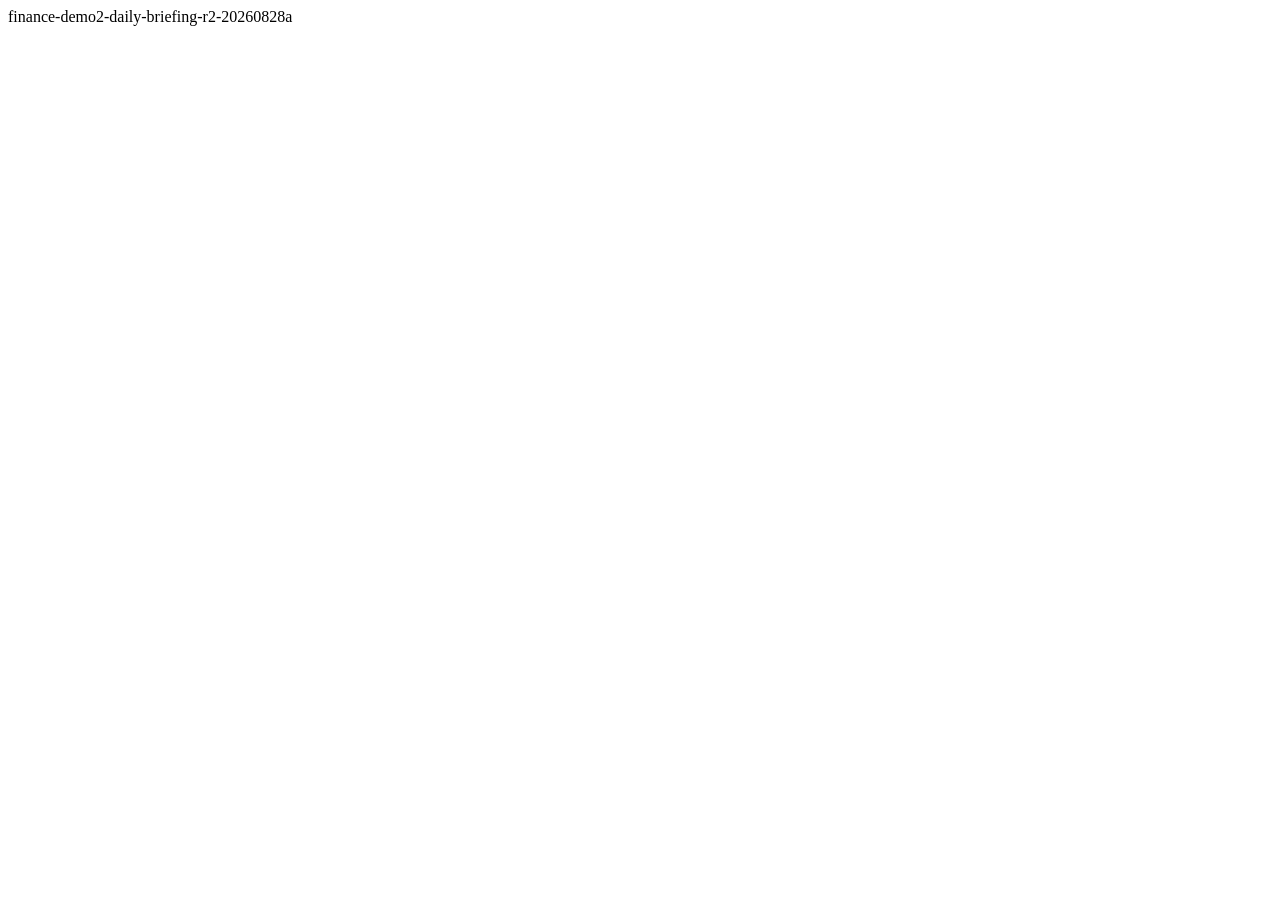
<file: finance-demo2/index-r2-cache.html>
<!doctype html><html><head><meta charset="utf-8"><meta name="viewport" content="width=device-width,initial-scale=1"><title>PAVENRO Finance Demo 2 Cache Marker</title></head><body>finance-demo2-daily-briefing-r2-20260828a</body></html>
</file>
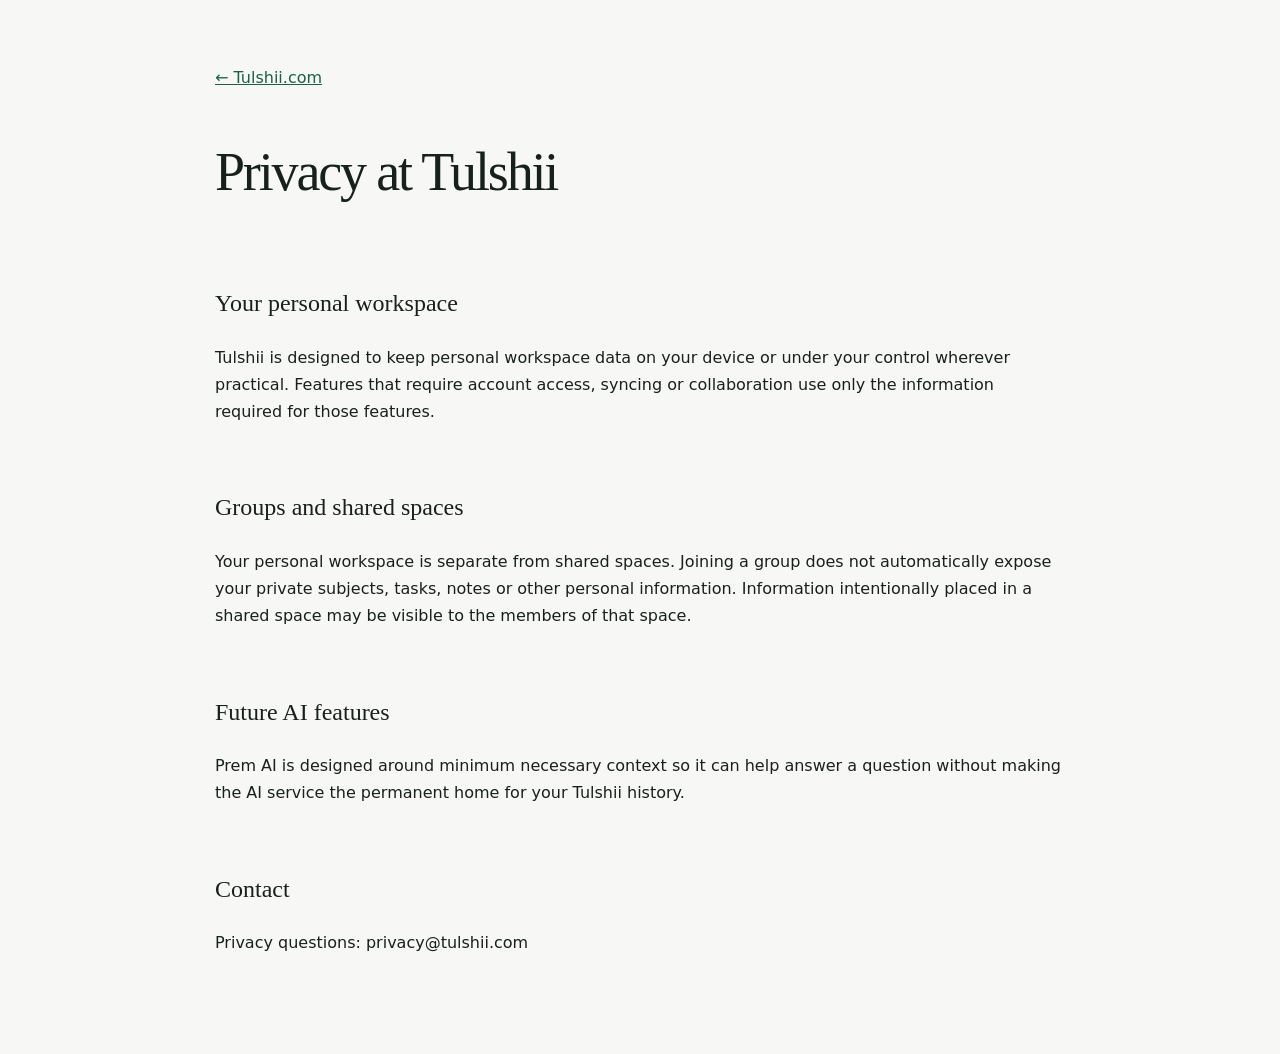
<file: tulshii/privacy.html>
<!doctype html><html lang="en"><head><meta charset="utf-8"><meta name="viewport" content="width=device-width,initial-scale=1"><title>Tulshii Privacy</title><style>body{margin:0;background:#f7f8f6;color:#17211c;font:16px/1.7 Inter,system-ui,sans-serif}.w{max-width:850px;margin:auto;padding:64px 24px}h1,h2{font-family:Georgia,serif;font-weight:400}h1{font-size:54px;letter-spacing:-.04em}a{color:#1d6048}section{padding:8px 0 18px}</style></head><body><main class="w"><a href="./">← Tulshii.com</a><h1>Privacy at Tulshii</h1><section><h2>Your personal workspace</h2><p>Tulshii is designed to keep personal workspace data on your device or under your control wherever practical. Features that require account access, syncing or collaboration use only the information required for those features.</p></section><section><h2>Groups and shared spaces</h2><p>Your personal workspace is separate from shared spaces. Joining a group does not automatically expose your private subjects, tasks, notes or other personal information. Information intentionally placed in a shared space may be visible to the members of that space.</p></section><section><h2>Future AI features</h2><p>Prem AI is designed around minimum necessary context so it can help answer a question without making the AI service the permanent home for your Tulshii history.</p></section><section><h2>Contact</h2><p>Privacy questions: privacy@tulshii.com</p></section></main></body></html>
</file>
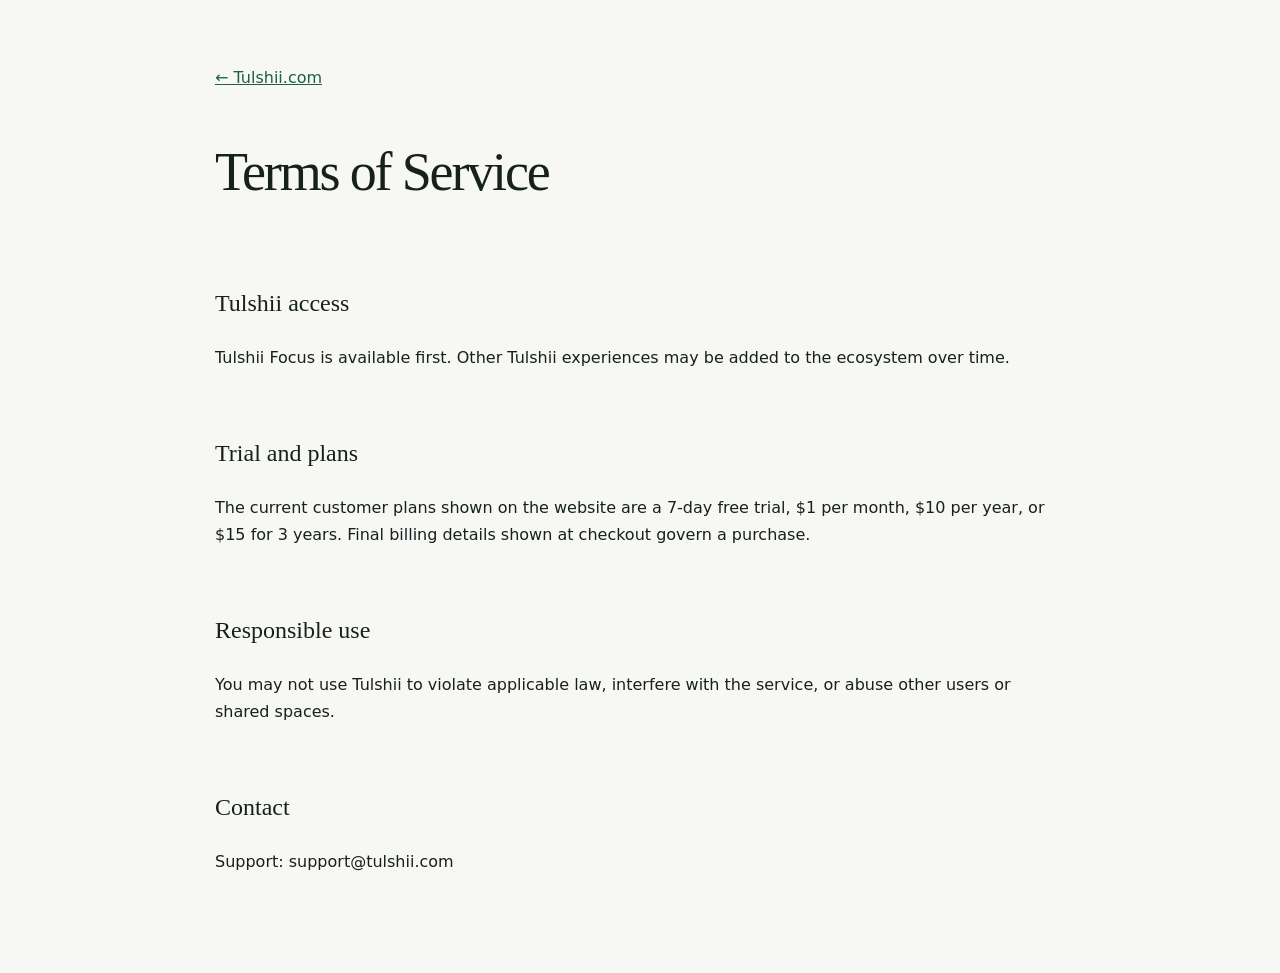
<file: tulshii/terms.html>
<!doctype html><html lang="en"><head><meta charset="utf-8"><meta name="viewport" content="width=device-width,initial-scale=1"><title>Tulshii Terms</title><style>body{margin:0;background:#f7f8f6;color:#17211c;font:16px/1.7 Inter,system-ui,sans-serif}.w{max-width:850px;margin:auto;padding:64px 24px}h1,h2{font-family:Georgia,serif;font-weight:400}h1{font-size:54px;letter-spacing:-.04em}a{color:#1d6048}section{padding:8px 0 18px}</style></head><body><main class="w"><a href="./">← Tulshii.com</a><h1>Terms of Service</h1><section><h2>Tulshii access</h2><p>Tulshii Focus is available first. Other Tulshii experiences may be added to the ecosystem over time.</p></section><section><h2>Trial and plans</h2><p>The current customer plans shown on the website are a 7-day free trial, $1 per month, $10 per year, or $15 for 3 years. Final billing details shown at checkout govern a purchase.</p></section><section><h2>Responsible use</h2><p>You may not use Tulshii to violate applicable law, interfere with the service, or abuse other users or shared spaces.</p></section><section><h2>Contact</h2><p>Support: support@tulshii.com</p></section></main></body></html>
</file>
<file: extension/popup.css>
:root{color-scheme:light}*{box-sizing:border-box}body{width:310px;margin:0;padding:20px;background:radial-gradient(circle at 90% 0,rgba(76,95,213,.1),transparent 34%),#F6F8FC;color:#1C2333;font:13px Inter,Arial,sans-serif}.brand{display:flex;align-items:center;gap:10px}.brand>span{display:grid;place-items:center;width:40px;height:40px;padding:2px;border-radius:12px;background:#fff;box-shadow:0 7px 20px rgba(76,95,213,.18)}.brand>span img{display:block;width:100%;height:100%;object-fit:contain}.brand div{display:grid}.brand strong{font-size:14px}.brand small,p,#status{color:#69738A}.brand small{font-size:9px;margin-top:2px}p{line-height:1.55;margin:18px 0}button{width:100%;padding:12px;border:0;border-radius:10px;background:linear-gradient(135deg,#6576E5,#3B4BC4);color:#fff;font-weight:700;box-shadow:0 8px 20px rgba(76,95,213,.2);cursor:pointer}button:disabled{opacity:.55}#status{min-height:18px;margin-top:12px;font-size:11px;line-height:1.45}.error{color:#C52F4B!important}
</file>
